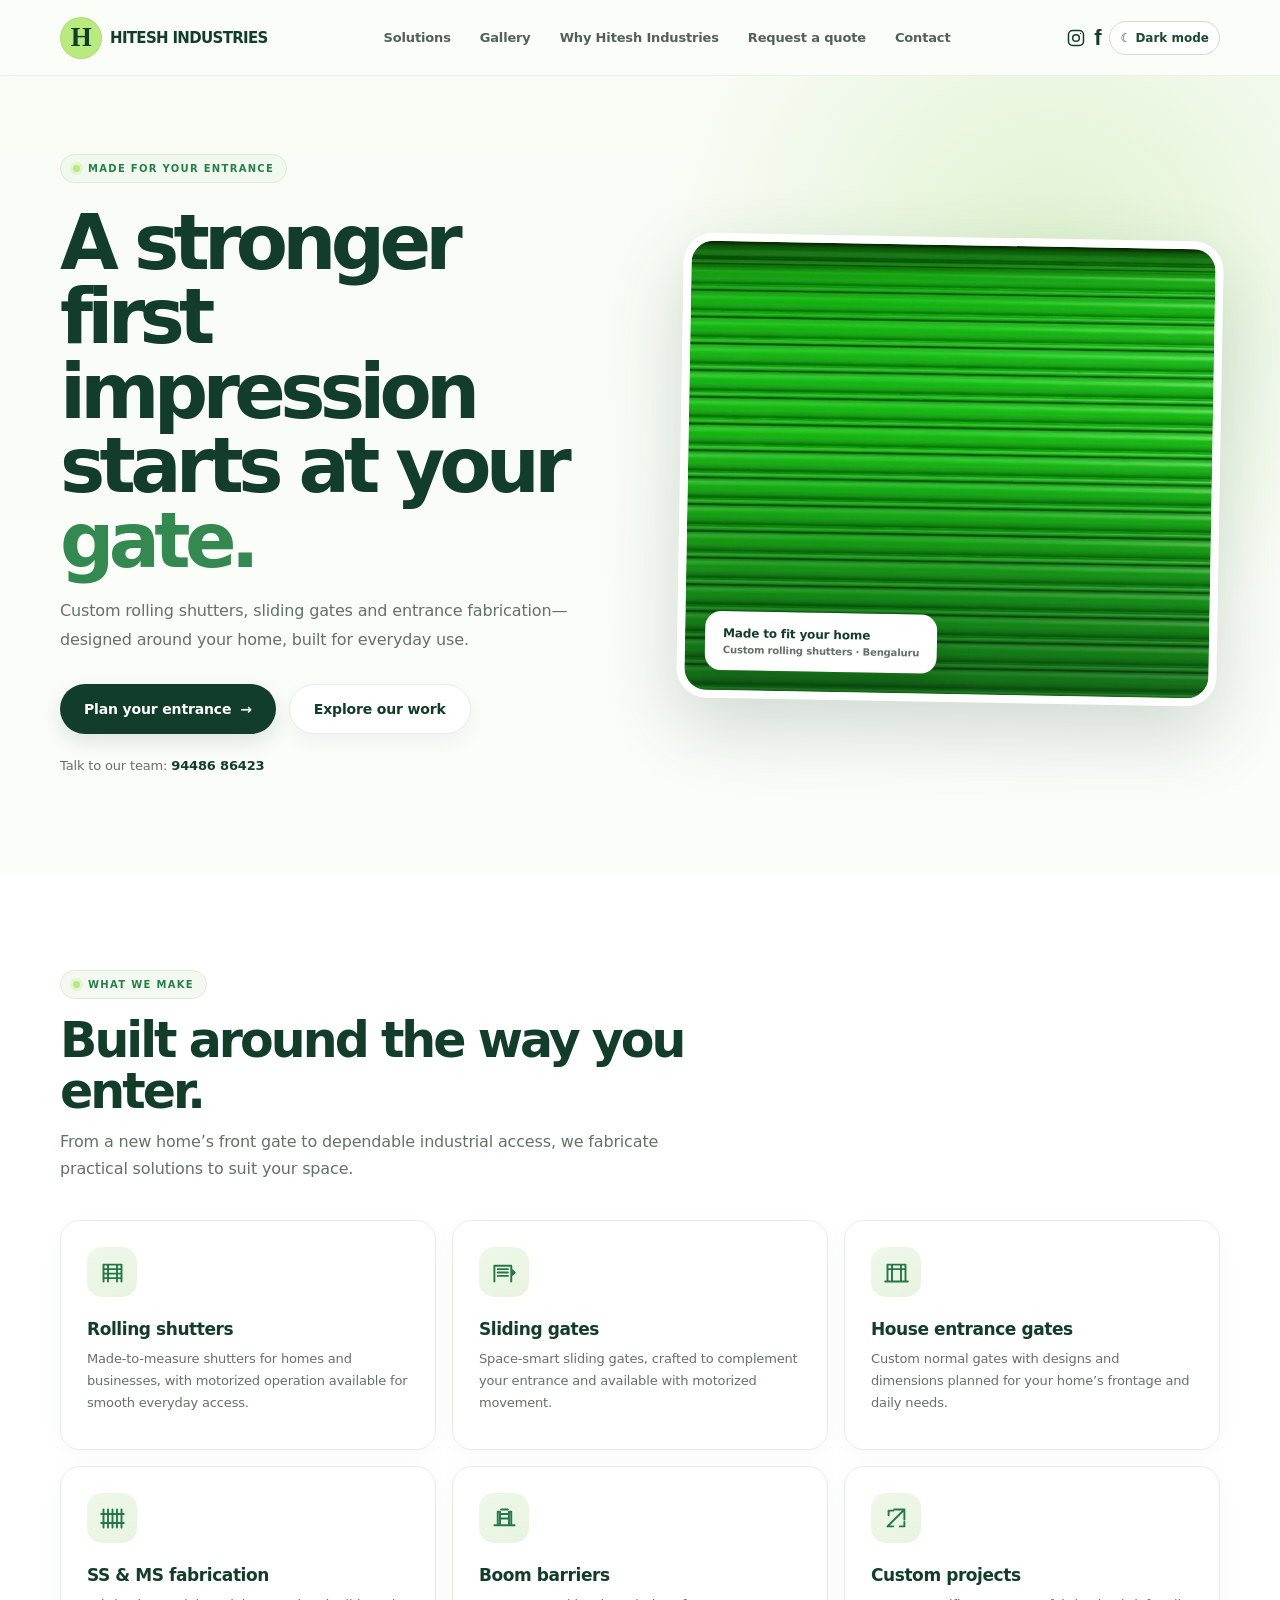
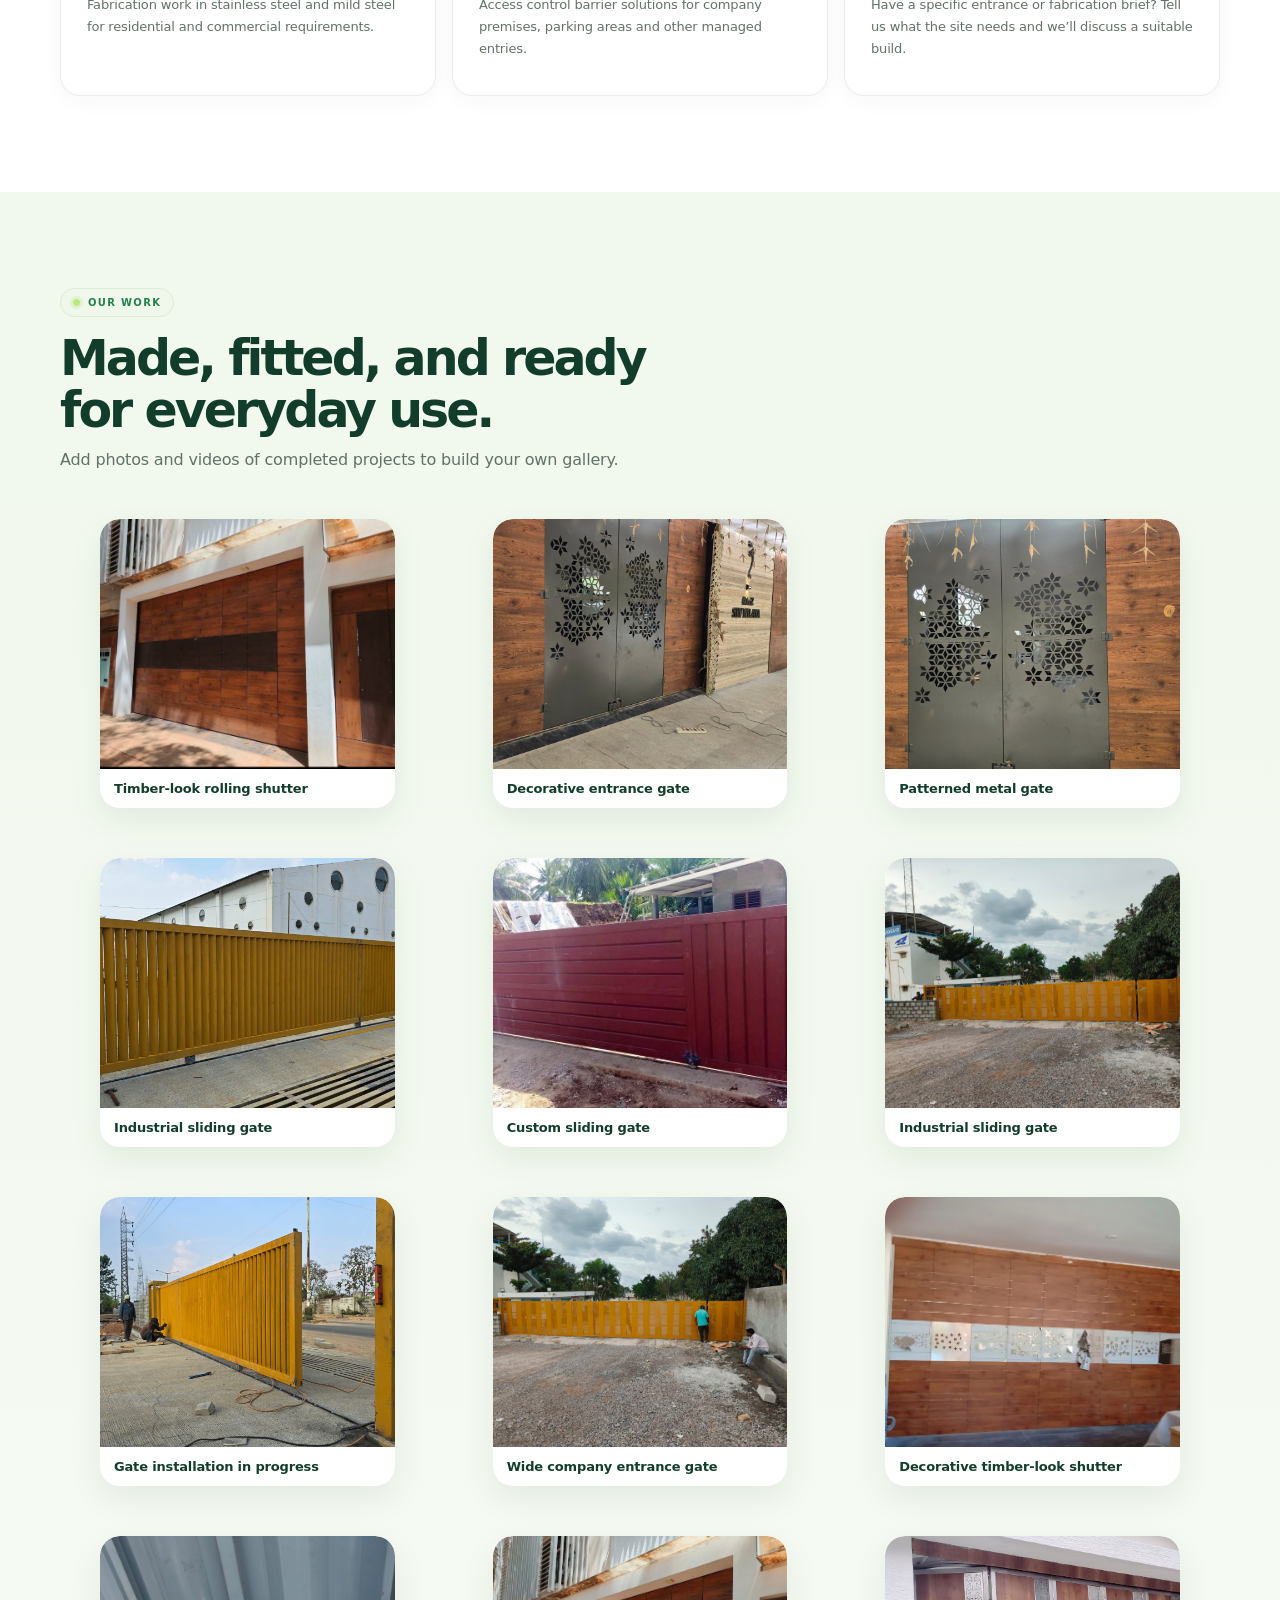
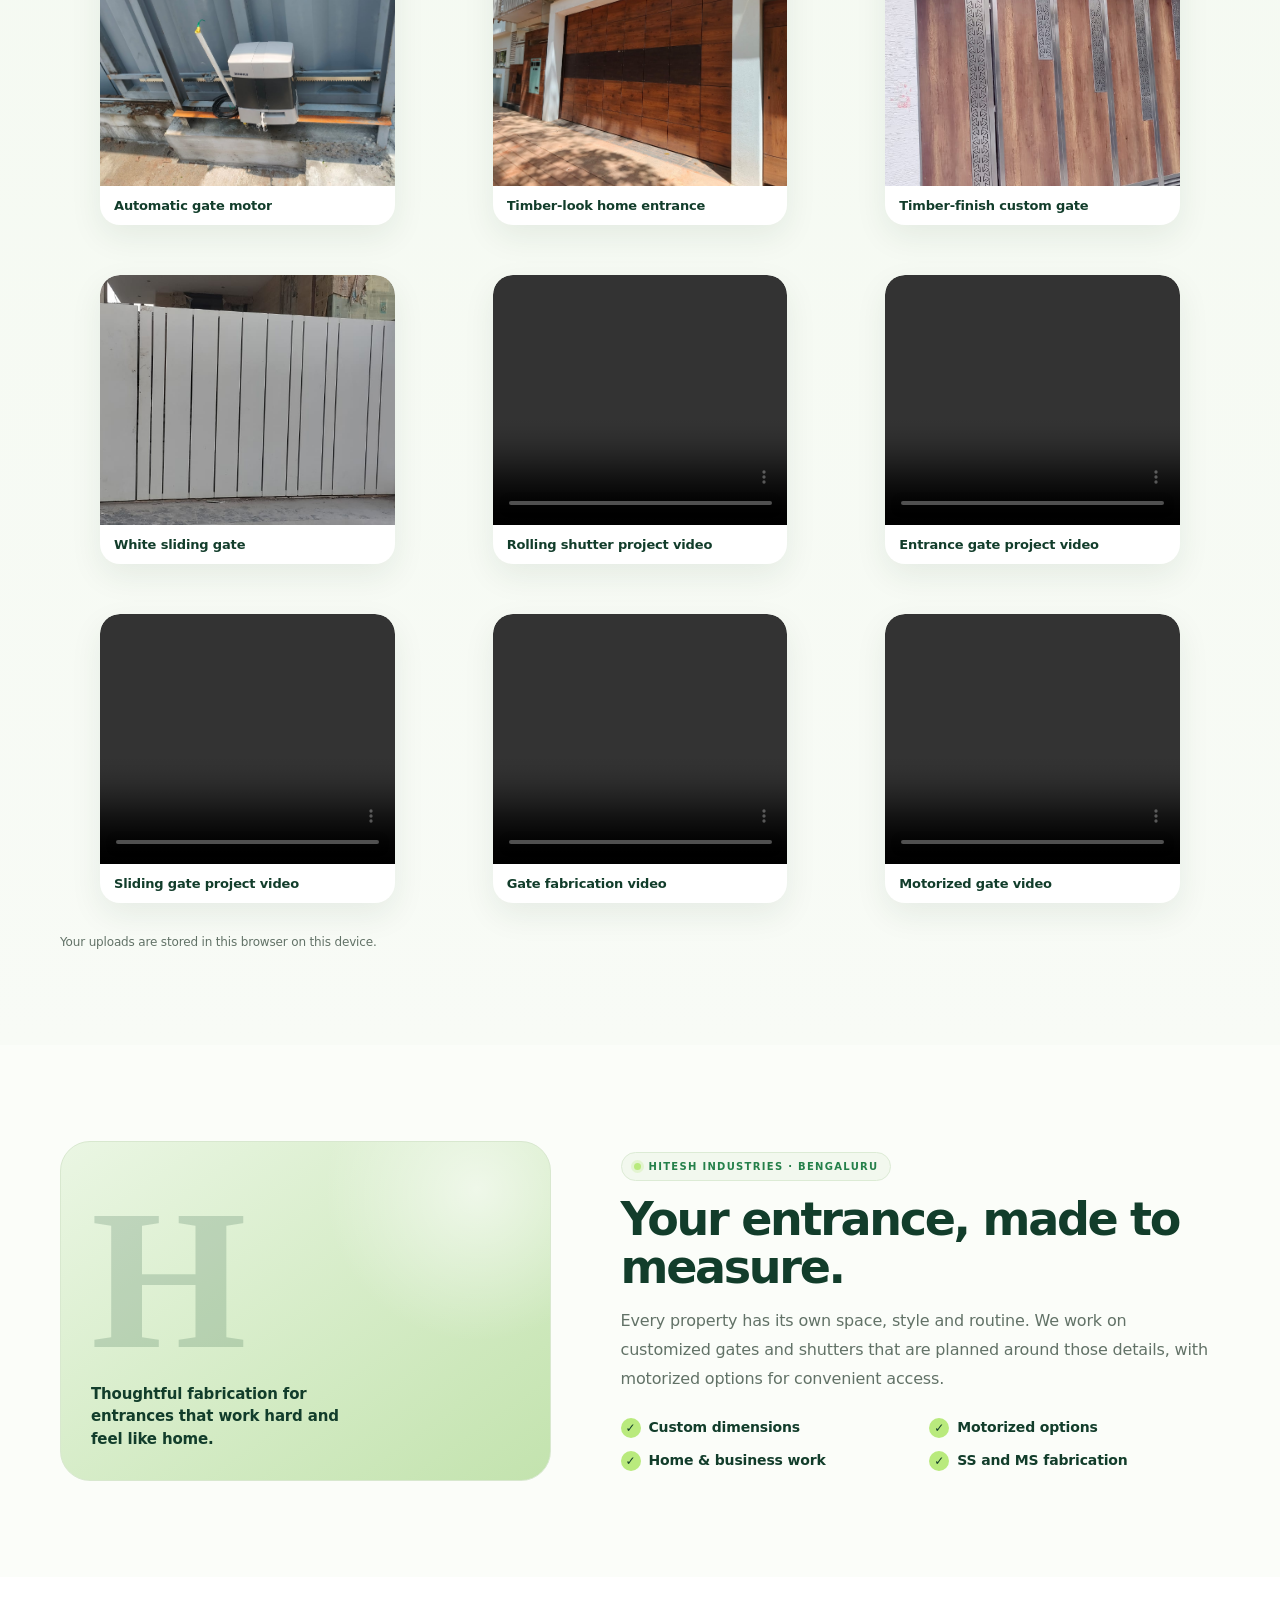
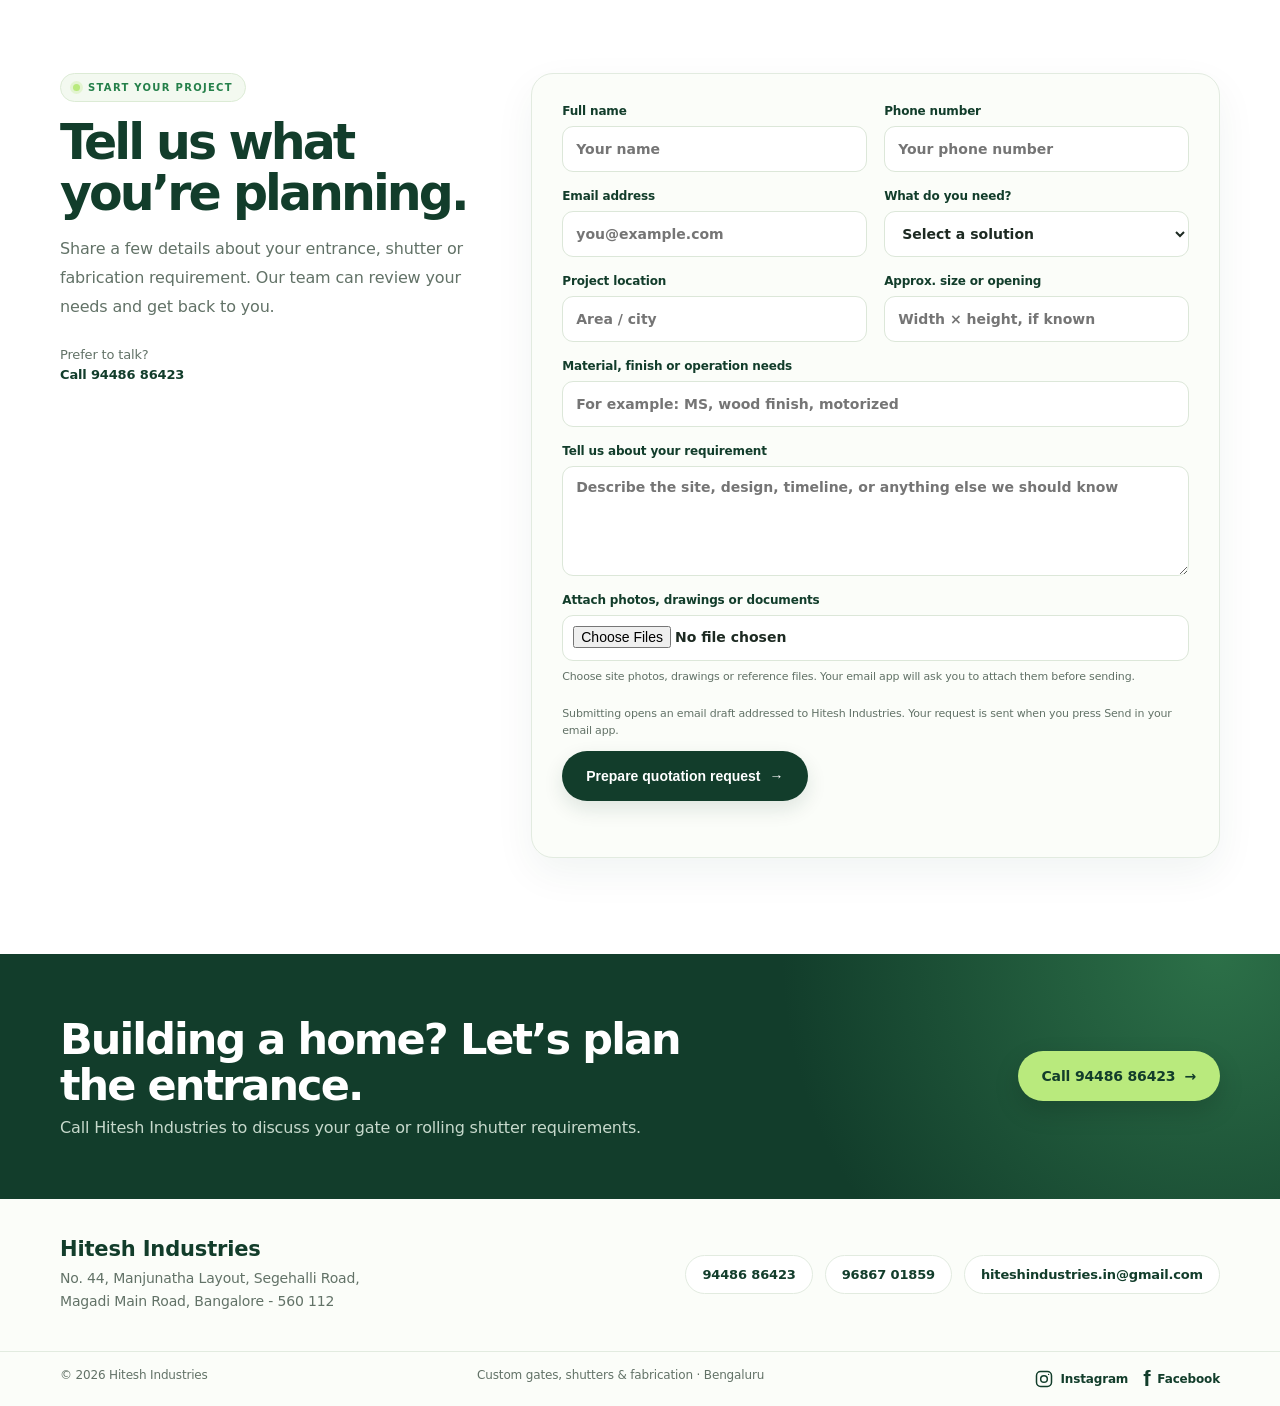
<file: index.html>
<!doctype html>
<html lang="en">
<head>
  <meta charset="utf-8">
  <meta name="viewport" content="width=device-width, initial-scale=1">
  <meta name="theme-color" content="#f6fbf5">
  <meta name="description" content="Custom rolling shutters, sliding gates and entrance fabrication by Hitesh Industries, Bengaluru.">
  <title>Hitesh Industries | Gates & Rolling Shutters</title>
  <style>
    :root {
      --forest: #174b34;
      --green: #2f8a50;
      --lime: #b7e878;
      --pale: #edf7e9;
      --paper: #f8fbf6;
      --ink: #1d2a22;
      --muted: #647267;
      --line: #dce8da;
      --white: #fff;
      --radius: 22px;
      --shadow: 0 22px 60px rgb(25 67 43 / 11%);
    }
    * { box-sizing: border-box; }
    html { scroll-behavior: smooth; }
    body { margin: 0; background: var(--paper); color: var(--ink); font-family: Inter, ui-sans-serif, system-ui, -apple-system, "Segoe UI", sans-serif; }
    a { color: inherit; text-decoration: none; }
    .wrap { width: min(1160px, calc(100% - 48px)); margin-inline: auto; }
    .topbar { height: 82px; display: flex; align-items: center; border-bottom: 1px solid rgb(23 75 52 / 8%); background: rgb(248 251 246 / 90%); }
    .nav { display: flex; align-items: center; justify-content: space-between; gap: 28px; }
    .brand { display: inline-flex; align-items: center; gap: 11px; font-weight: 800; letter-spacing: -.04em; color: var(--forest); font-size: 19px; }
    .brand-mark { display: grid; place-items: center; height: 40px; width: 40px; border-radius: 50%; background: var(--lime); color: var(--forest); font: 700 27px Georgia, serif; }
    .navlinks { display: flex; align-items: center; gap: 32px; color: #536157; font-size: 14px; font-weight: 600; }
    .navlinks a:hover { color: var(--green); }
    .nav-actions { display: flex; align-items: center; gap: 12px; flex: 0 0 auto; }
    .social-link { display: inline-flex; align-items: center; gap: 7px; color: var(--forest); font-size: 13px; font-weight: 700; }
    .social-link svg, .footer-social svg { width: 20px; height: 20px; fill: none; stroke: currentColor; stroke-width: 1.8; stroke-linecap: round; stroke-linejoin: round; }
    .social-link .social-dot, .footer-social .social-dot { fill: currentColor; stroke: none; }
    .facebook-icon { font-family: Arial, sans-serif; font-size: 22px; font-weight: 800; line-height: 1; }
    .footer-social { display: flex; align-items: center; gap: 15px; }
    .footer-social a { display: inline-flex; align-items: center; gap: 7px; color: var(--forest); font-weight: 700; }
    .button { display: inline-flex; min-height: 48px; align-items: center; justify-content: center; gap: 9px; border-radius: 999px; padding: 0 22px; background: var(--forest); color: #fff; font-size: 14px; font-weight: 700; transition: transform .2s, background .2s; }
    .button:hover { transform: translateY(-2px); background: var(--green); }
    .button.light { background: #fff; color: var(--forest); box-shadow: 0 8px 24px rgb(18 58 37 / 10%); }
    .hero { position: relative; overflow: hidden; padding: 74px 0 82px; background: radial-gradient(ellipse at 80% 35%, #e6f4d9 0, transparent 36%), var(--paper); }
    .hero-grid { display: grid; grid-template-columns: 1.02fr .98fr; align-items: center; gap: 45px; }
    .eyebrow { display: inline-flex; align-items: center; gap: 8px; color: var(--green); font-size: 12px; font-weight: 800; letter-spacing: .14em; text-transform: uppercase; }
    .eyebrow::before { content: ""; width: 22px; height: 2px; background: var(--lime); }
    h1 { margin: 20px 0 19px; max-width: 620px; font-size: clamp(42px, 5.5vw, 70px); line-height: .99; letter-spacing: -.065em; color: var(--forest); }
    h1 em { color: var(--green); font-style: normal; }
    .intro { margin: 0; max-width: 540px; color: var(--muted); font-size: 17px; line-height: 1.75; }
    .hero-actions { display: flex; align-items: center; gap: 13px; margin-top: 29px; flex-wrap: wrap; }
    .phone-note { color: var(--muted); font-size: 13px; margin-top: 24px; }
    .phone-note strong { color: var(--forest); }
    .hero-art { position: relative; min-height: 420px; border-radius: 34px; overflow: hidden; background: #dcefd0; box-shadow: var(--shadow); isolation: isolate; }
    .hero-art img { position: absolute; inset: 0; width: 100%; height: 100%; object-fit: cover; }
    .hero-art::after { content: ""; position: absolute; inset: 45% 0 0; background: linear-gradient(transparent, rgb(15 45 25 / 52%)); }
    .art-sky { position: absolute; inset: 0; background: linear-gradient(155deg, #e8f5df 0 48%, #c7e3b6 48% 100%); }
    .sun { position: absolute; top: 42px; right: 58px; width: 77px; height: 77px; border-radius: 50%; background: #c9eb8c; }
    .house { position: absolute; z-index: 1; width: 57%; height: 58%; right: 12%; bottom: 23%; background: #fffdf8; clip-path: polygon(50% 0, 100% 34%, 100% 100%, 0 100%, 0 34%); filter: drop-shadow(0 12px 8px rgb(45 78 49 / 10%)); }
    .house::before { content: ""; position: absolute; width: 25%; height: 62%; left: 38%; bottom: 0; background: #e9efe5; border-radius: 70px 70px 0 0; }
    .window { position: absolute; top: 43%; width: 14%; height: 18%; border: 5px solid #d5e7cf; background: #eef7e9; }
    .window.one { left: 13%; } .window.two { right: 13%; }
    .drive { position: absolute; z-index: 0; width: 100%; height: 36%; bottom: 0; background: linear-gradient(165deg, #abcda0, #8eb681); clip-path: polygon(32% 0, 71% 0, 100% 100%, 0 100%); }
    .gate { position: absolute; z-index: 2; left: 7%; right: 7%; bottom: 11%; height: 28%; border: 7px solid #315c43; border-bottom: 0; background: repeating-linear-gradient(90deg, #466f53 0 6px, #b8d1ad 6px 13px); box-shadow: 0 12px 22px rgb(29 63 38 / 20%); }
    .gate::before { content: ""; position: absolute; left: 48%; top: -7px; height: calc(100% + 7px); width: 5px; background: #315c43; }
    .gate-label { position: absolute; z-index: 3; left: 22px; bottom: 20px; border-radius: 15px; padding: 13px 17px; background: #fff; color: var(--forest); font-size: 12px; font-weight: 800; box-shadow: 0 8px 26px rgb(22 62 39 / 12%); }
    .gate-label span { display: block; color: var(--muted); font-size: 10px; font-weight: 600; margin-top: 4px; }
    .section { padding: 84px 0; }
    .section-heading { max-width: 650px; margin-bottom: 34px; }
    .section-heading h2 { margin: 13px 0 10px; color: var(--forest); font-size: clamp(31px, 4vw, 46px); line-height: 1.05; letter-spacing: -.05em; }
    .section-heading p { margin: 0; color: var(--muted); line-height: 1.7; }
    .services { background: #fff; }
    .cards { display: grid; grid-template-columns: repeat(3, 1fr); gap: 18px; }
    .card { border: 1px solid var(--line); border-radius: var(--radius); padding: 25px; background: #fff; transition: transform .2s, box-shadow .2s; }
.card:hover { transform: translateY(-5px); box-shadow: var(--shadow); }
    .card-icon { display: grid; place-items: center; width: 53px; height: 53px; border-radius: 17px; margin-bottom: 19px; color: var(--forest); background: var(--pale); }
    .card-icon svg { width: 27px; height: 27px; stroke: currentColor; fill: none; stroke-width: 1.7; stroke-linecap: round; stroke-linejoin: round; }
    .card h3 { margin: 0 0 9px; color: var(--forest); font-size: 19px; letter-spacing: -.025em; }
    .card p { margin: 0; color: var(--muted); font-size: 14px; line-height: 1.7; }
    .gallery-section { background: #f2f8ef; }
    .gallery-heading { display: flex; justify-content: space-between; align-items: end; gap: 25px; }
    .gallery-heading .section-heading { margin-bottom: 30px; }
    .upload-box[hidden] { display: none; }
    .upload-box { display: flex; flex-direction: column; align-items: flex-start; gap: 9px; padding-bottom: 30px; flex: 0 0 auto; }
    .upload-note, .gallery-storage-note { color: var(--muted); font-size: 12px; }
    .gallery-grid { display: grid; grid-template-columns: repeat(3, 1fr); gap: 18px; }
    .gallery-item { position: relative; overflow: hidden; min-height: 220px; border: 1px solid var(--line); border-radius: 18px; background: #fff; box-shadow: 0 9px 26px rgb(25 67 43 / 6%); }
    .gallery-item img, .gallery-item video { display: block; width: 100%; height: 250px; object-fit: cover; background: #e6eee2; }
    .gallery-item figcaption { display: flex; justify-content: space-between; align-items: center; gap: 10px; padding: 12px 14px; color: var(--forest); font-size: 13px; font-weight: 650; }
    .gallery-item figcaption span { overflow: hidden; text-overflow: ellipsis; white-space: nowrap; }
    .gallery-remove { flex: 0 0 auto; border: 0; border-radius: 999px; padding: 7px 10px; background: var(--pale); color: var(--forest); cursor: pointer; font: inherit; font-size: 11px; }
    .gallery-empty[hidden] { display: none; }
    .gallery-empty { grid-column: 1 / -1; display: grid; place-items: center; min-height: 160px; padding: 20px; border: 1px dashed #b8cfb3; border-radius: 18px; color: var(--muted); text-align: center; }
    .gallery-storage-note { margin: 16px 0 0; }
    .about { display: grid; grid-template-columns: .9fr 1.1fr; gap: 70px; align-items: center; }
    .about-panel { min-height: 310px; display: flex; flex-direction: column; justify-content: flex-end; padding: 30px; border-radius: 30px; background: linear-gradient(145deg, #dff0d4, #b6d995); }
    .about-panel .big-h { color: rgb(23 75 52 / 18%); font: 700 180px/.75 Georgia, serif; letter-spacing: -.1em; }
    .about-panel p { margin: 28px 0 0; max-width: 270px; color: var(--forest); font-size: 15px; font-weight: 700; line-height: 1.5; }
    .about-copy h2 { margin: 14px 0; color: var(--forest); font-size: clamp(32px, 4vw, 46px); line-height: 1.05; letter-spacing: -.05em; }
    .about-copy > p { color: var(--muted); line-height: 1.8; }
    .checks { display: grid; grid-template-columns: 1fr 1fr; gap: 13px 18px; padding: 0; margin: 24px 0 0; list-style: none; color: var(--forest); font-size: 14px; font-weight: 650; }
    .checks li::before { content: "✓"; display: inline-grid; place-items: center; width: 20px; height: 20px; margin-right: 8px; border-radius: 50%; background: var(--lime); font-size: 12px; }
    .cta { padding: 62px 0; background: var(--forest); color: #fff; }
    .cta-inner { display: flex; justify-content: space-between; align-items: center; gap: 24px; }
    .cta h2 { max-width: 650px; margin: 0 0 9px; font-size: clamp(29px, 4vw, 43px); line-height: 1.08; letter-spacing: -.045em; }
    .cta p { margin: 0; color: #c7d9cc; }
    .cta .button { color: var(--forest); background: var(--lime); flex: 0 0 auto; }
    .contact { display: flex; flex-wrap: wrap; align-items: center; justify-content: space-between; gap: 25px; padding: 38px 0; }
    .contact h2 { margin: 0 0 6px; color: var(--forest); font-size: 21px; }
    .contact p { margin: 0; color: var(--muted); font-size: 14px; line-height: 1.65; }
    .contact-links { display: flex; gap: 12px; flex-wrap: wrap; }
    .contact-links a { color: var(--forest); border: 1px solid var(--line); border-radius: 999px; padding: 11px 16px; font-size: 13px; font-weight: 700; background: #fff; }
    footer { padding: 16px 0; border-top: 1px solid var(--line); color: var(--muted); font-size: 12px; }
    footer .wrap { display: flex; justify-content: space-between; gap: 15px; flex-wrap: wrap; }
    @media (max-width: 800px) {
      .navlinks { display: none; }
      .hero { padding: 55px 0 62px; }
      .hero-grid, .about { grid-template-columns: 1fr; }
      .hero-grid { gap: 35px; }
      .hero-art { min-height: 380px; }
      .about { gap: 35px; }
      .cards { grid-template-columns: repeat(2, 1fr); }
      .gallery-heading { align-items: flex-start; flex-direction: column; gap: 0; }
      .upload-box { padding-bottom: 25px; }
      .gallery-grid { grid-template-columns: repeat(2, 1fr); }
      .gallery-item img, .gallery-item video { height: 210px; }
    }
    @media (max-width: 560px) {
      .wrap { width: min(100% - 32px, 1160px); }
      .topbar { height: 70px; }
      .brand { font-size: 16px; }
      .brand-mark { width: 36px; height: 36px; }
      .topbar .button { min-height: 41px; padding: 0 15px; font-size: 12px; }
      .nav-actions { gap: 10px; }
      .social-link .social-label { display: none; }
      .social-link svg { width: 22px; height: 22px; }
      .hero { padding: 43px 0 50px; }
      h1 { font-size: clamp(42px, 13vw, 61px); }
      .intro { font-size: 15px; }
      .hero-art { min-height: 300px; border-radius: 24px; }
      .house { width: 66%; right: 8%; }
      .gate { left: 5%; right: 5%; }
      .section { padding: 62px 0; }
      .cards { grid-template-columns: 1fr; }
      .gallery-grid { grid-template-columns: 1fr; }
      .gallery-item img, .gallery-item video { height: 230px; }
      .upload-box .button { font-size: 13px; }
      .card { padding: 22px; }
      .about-panel { min-height: 245px; }
      .about-panel .big-h { font-size: 145px; }
      .checks { grid-template-columns: 1fr; }
      .cta { padding: 48px 0; }
      .cta-inner { align-items: flex-start; flex-direction: column; }
      .contact { align-items: flex-start; flex-direction: column; }
    }
    /* Refined modern finish */
    :root { --forest: #123d2b; --green: #25804a; --lime: #b9ea7d; --pale: #eff7eb; --paper: #fbfdf9; --muted: #627267; --line: #e2ebe0; --radius: 24px; --shadow: 0 24px 70px rgb(18 61 43 / 14%); }
    body { letter-spacing: -.01em; }
    .topbar { position: sticky; top: 0; z-index: 20; height: 76px; border-bottom-color: rgb(23 75 52 / 7%); background: rgb(251 253 249 / 86%); backdrop-filter: blur(18px); }
    .brand { gap: 10px; font-size: 17px; letter-spacing: -.045em; }
    .brand-mark { width: 42px; height: 42px; box-shadow: inset 0 0 0 1px rgb(18 61 43 / 7%); }
    .navlinks { gap: 29px; font-size: 13px; }
    .navlinks a { transition: color .2s ease; }
    .nav-actions { display: flex; align-items: center; gap: 12px; flex: 0 0 auto; }
    .social-link { display: inline-flex; align-items: center; gap: 7px; color: var(--forest); font-size: 13px; font-weight: 700; }
    .social-link svg, .footer-social svg { width: 20px; height: 20px; fill: none; stroke: currentColor; stroke-width: 1.8; stroke-linecap: round; stroke-linejoin: round; }
    .social-link .social-dot, .footer-social .social-dot { fill: currentColor; stroke: none; }
    .facebook-icon { font-family: Arial, sans-serif; font-size: 22px; font-weight: 800; line-height: 1; }
    .footer-social { display: flex; align-items: center; gap: 15px; }
    .footer-social a { display: inline-flex; align-items: center; gap: 7px; color: var(--forest); font-weight: 700; }
    .button { min-height: 50px; padding-inline: 24px; box-shadow: 0 8px 20px rgb(18 61 43 / 12%); transition: transform .22s ease, background .22s ease, box-shadow .22s ease; }
    .button:hover { transform: translateY(-2px); box-shadow: 0 13px 25px rgb(18 61 43 / 17%); }
    .button.light { border: 1px solid #e6eee3; box-shadow: 0 8px 20px rgb(18 61 43 / 5%); }
    .hero { padding: 78px 0 88px; background: radial-gradient(circle at 82% 24%, rgb(205 235 180 / 56%), transparent 32%), linear-gradient(180deg,#f8fcf5 0%,#fbfdf9 100%); }
    .hero-grid { gap: 58px; }
    .eyebrow { padding: 8px 12px; border: 1px solid #dcebd5; border-radius: 999px; background: rgb(239 247 235 / 75%); font-size: 10px; letter-spacing: .13em; }
    .eyebrow::before { width: 7px; height: 7px; border-radius: 50%; box-shadow: 0 0 0 3px rgb(185 234 125 / 27%); }
    h1 { margin-top: 23px; font-size: clamp(48px, 6vw, 76px); line-height: .98; letter-spacing: -.075em; }
    h1 em { color: #33894f; }
    .intro { font-size: 16px; line-height: 1.8; }
    .hero-art { min-height: 465px; border: 8px solid #fff; border-radius: 30px; box-shadow: 0 28px 75px rgb(27 67 41 / 19%); transform: rotate(1deg); }
    .hero-art img { transition: transform .8s cubic-bezier(.2,.7,.2,1); }
    .hero-art:hover img { transform: scale(1.045); }
    .gate-label { left: 20px; bottom: 20px; border: 1px solid rgb(255 255 255 / 65%); border-radius: 16px; padding: 14px 17px; box-shadow: 0 12px 35px rgb(15 45 25 / 20%); }
    .section { padding: 96px 0; }
    .section-heading { margin-bottom: 38px; }
    .section-heading h2 { margin-top: 16px; font-size: clamp(34px, 4vw, 49px); letter-spacing: -.06em; }
    .services { background: #fff; }
    .cards { gap: 16px; }
    .card { position: relative; display: block; min-height: 230px; padding: 26px; border-color: #e8eee6; border-radius: 20px; box-shadow: 0 6px 22px rgb(21 59 37 / 3%); }
    .card::after { content: "↗"; position: absolute; top: 25px; right: 25px; display: grid; place-items: center; width: 32px; height: 32px; border-radius: 50%; color: var(--forest); background: var(--pale); font-size: 15px; opacity: 0; transform: translate(-4px,4px); transition: .2s ease; }
.card:hover { border-color: #c6dfbd; transform: translateY(-6px); box-shadow: 0 18px 36px rgb(21 59 37 / 9%); }
    .card:hover::after { opacity: 1; transform: translate(0,0); }
    .card-icon { width: 50px; height: 50px; border-radius: 15px; color: #247748; background: linear-gradient(145deg,#eff8e9,#e7f3df); }
    .card h3 { margin-top: 22px; font-size: 17px; }
    .card p { font-size: 13px; }
    .gallery-section { background: linear-gradient(180deg,#f1f8ed,#f8fbf6); }
    .gallery-item { border: 0; border-radius: 20px; box-shadow: 0 12px 32px rgb(21 59 37 / 8%); }
    .gallery-item img, .gallery-item video { border-radius: 20px 20px 0 0; }
    .gallery-empty { background: rgb(255 255 255 / 55%); }
    .about-panel { overflow: hidden; position: relative; min-height: 340px; border: 1px solid #d8e8cf; background: radial-gradient(circle at 85% 14%,rgb(255 255 255 / 60%),transparent 30%),linear-gradient(145deg,#eaf6e3,#c3e3ae); }
    .about-panel .big-h { font-size: 200px; }
    .cta { background: radial-gradient(circle at 95% 0%,#2c7048 0,transparent 35%),var(--forest); }
    .cta .button { box-shadow: 0 10px 26px rgb(0 0 0 / 16%); }
    .contact-links a { transition: border-color .2s ease, transform .2s ease; }
    .contact-links a:hover { border-color: #b7d7ac; transform: translateY(-2px); }
    @media (max-width: 800px) { .hero { padding: 62px 0 72px; } .hero-art { min-height: 400px; } }
    @media (max-width: 560px) { .topbar { height: 66px; } .brand { font-size: 14px; } .brand-mark { width: 36px; height: 36px; } .hero { padding: 45px 0 54px; } .hero-grid { gap: 30px; } h1 { font-size: clamp(44px, 13vw, 62px); } .hero-art { min-height: 290px; border-width: 5px; border-radius: 22px; } .section { padding: 68px 0; } .card { min-height: 0; padding: 23px; } .card h3 { margin-top: 17px; } .about-panel { min-height: 255px; } }
    .quote-section { background: #fff; }
    .quote-layout { display: grid; grid-template-columns: .75fr 1.25fr; align-items: start; gap: 58px; }
    .quote-intro { position: sticky; top: 105px; }
    .quote-intro h2 { margin: 16px 0; color: var(--forest); font-size: clamp(34px,4vw,49px); line-height: 1.03; letter-spacing: -.06em; }
    .quote-intro > p { color: var(--muted); line-height: 1.8; }
    .quote-contact { display: flex; flex-direction: column; gap: 5px; margin-top: 25px; color: var(--muted); font-size: 13px; }
    .quote-contact a { color: var(--forest); font-weight: 750; }
    .quote-form { padding: 30px; border: 1px solid var(--line); border-radius: 22px; background: var(--paper); box-shadow: 0 15px 40px rgb(18 61 43 / 6%); }
    .form-grid { display: grid; grid-template-columns: 1fr 1fr; gap: 17px; }
    .form-grid label { display: flex; flex-direction: column; gap: 8px; color: var(--forest); font-size: 12px; font-weight: 750; }
    .form-grid .wide { grid-column: 1 / -1; }
    .form-grid input, .form-grid select, .form-grid textarea { width: 100%; min-height: 46px; padding: 12px 13px; border: 1px solid #dce7d9; border-radius: 11px; outline: none; background: #fff; color: var(--ink); font: inherit; font-size: 14px; }
    .form-grid textarea { min-height: 110px; resize: vertical; }
    .form-grid input:focus, .form-grid select:focus, .form-grid textarea:focus { border-color: var(--green); box-shadow: 0 0 0 3px rgb(47 138 80 / 12%); }
    .upload-field input { padding: 10px; background: #fff; }
    .file-help { color: var(--muted); font-size: 11px; line-height: 1.5; font-weight: 500; }
    .file-list { color: var(--forest); font-size: 12px; font-weight: 600; }
    .quote-disclaimer, .quote-status { color: var(--muted); font-size: 11px; line-height: 1.6; }
    .quote-form > .button { border: 0; cursor: pointer; }
    .quote-status { min-height: 16px; margin: 10px 0 0; }
    @media (max-width: 800px) { .quote-layout { grid-template-columns: 1fr; gap: 28px; } .quote-intro { position: static; } }
    @media (max-width: 560px) { .quote-form { padding: 21px; } .form-grid { grid-template-columns: 1fr; } .form-grid .wide { grid-column: auto; } }
  </style>
</head>
<body>
  <header class="topbar">
    <nav class="nav wrap" aria-label="Main navigation">
      <a class="brand" href="#home"><span class="brand-mark">H</span><span>HITESH INDUSTRIES</span></a>
      <div class="navlinks"><a href="#solutions">Solutions</a><a href="#gallery">Gallery</a><a href="#about">Why Hitesh Industries</a><a href="#quote">Request a quote</a><a href="#contact">Contact</a></div>
      <div class="nav-actions">
        <a class="social-link" href="https://www.instagram.com/hiteshindustries.in/" target="_blank" rel="noopener noreferrer" aria-label="Visit Hitesh Industries on Instagram"><svg viewBox="0 0 24 24" aria-hidden="true"><rect x="3" y="3" width="18" height="18" rx="5"></rect><circle cx="12" cy="12" r="4"></circle><circle cx="17.5" cy="6.5" r=".8" class="social-dot"></circle></svg><span class="social-label">Instagram</span></a>
        <a class="social-link" href="https://www.facebook.com/share/1Hh5x9ysyB/" target="_blank" rel="noopener noreferrer" aria-label="Visit Hitesh Industries on Facebook"><span class="facebook-icon" aria-hidden="true">f</span><span class="social-label">Facebook</span></a>
        <a class="button" href="tel:+919448686423">Call us <span aria-hidden="true">↗</span></a>
      </div>
    </nav>
  </header>

  <main>
    <section class="hero" id="home">
      <div class="hero-grid wrap">
        <div>
          <div class="eyebrow">Made for your entrance</div>
          <h1>A stronger first impression starts at your <em>gate.</em></h1>
          <p class="intro">Custom rolling shutters, sliding gates and entrance fabrication—designed around your home, built for everyday use.</p>
          <div class="hero-actions"><a class="button" href="#contact">Plan your entrance <span aria-hidden="true">→</span></a><a class="button light" href="#solutions">Explore our work</a></div>
          <p class="phone-note">Talk to our team: <strong>94486 86423</strong></p>
        </div>
        <div class="hero-art">
          <img src="images/green-rolling-shutter.jpg" alt="Green custom rolling shutter by Hitesh Industries">
          <div class="gate-label">Made to fit your home<span>Custom rolling shutters · Bengaluru</span></div>
        </div>
      </div>
    </section>

    <section class="section services" id="solutions">
      <div class="wrap">
        <div class="section-heading"><div class="eyebrow">What we make</div><h2>Built around the way you enter.</h2><p>From a new home’s front gate to dependable industrial access, we fabricate practical solutions to suit your space.</p></div>
        <div class="cards">
          <a class="card" href="solutions/rolling-shutters.html"><div class="card-icon"><svg viewBox="0 0 24 24"><path d="M4 20V5h16v15M4 9h16M4 13h16M4 17h16M8 5v15M16 5v15"/></svg></div><h3>Rolling shutters</h3><p>Made-to-measure shutters for homes and businesses, with motorized operation available for smooth everyday access.</p></a>
          <a class="card" href="solutions/sliding-gates.html"><div class="card-icon"><svg viewBox="0 0 24 24"><path d="M3 20V6h15v14M6 9h9M6 12h9M6 15h9M18 12h3m-2-2 2 2-2 2"/></svg></div><h3>Sliding gates</h3><p>Space-smart sliding gates, crafted to complement your entrance and available with motorized movement.</p></a>
          <a class="card" href="solutions/house-entrance-gates.html"><div class="card-icon"><svg viewBox="0 0 24 24"><path d="M4 20V5h16v15M4 9h16M8 5v15m8-15v15M2 20h20"/></svg></div><h3>House entrance gates</h3><p>Custom normal gates with designs and dimensions planned for your home’s frontage and daily needs.</p></a>
          <a class="card" href="solutions/ss-ms-fabrication.html"><div class="card-icon"><svg viewBox="0 0 24 24"><path d="M4 20V4m4 16V4m4 16V4m4 16V4m4 16V4M2 8h20M2 16h20"/></svg></div><h3>SS &amp; MS fabrication</h3><p>Fabrication work in stainless steel and mild steel for residential and commercial requirements.</p></a>
          <a class="card" href="solutions/boom-barriers.html"><div class="card-icon"><svg viewBox="0 0 24 24"><path d="M3 18h18M6 18V6h2v12m8 0V6h2v12M8 8h8M8 12h8m-7-8h6"/></svg></div><h3>Boom barriers</h3><p>Access control barrier solutions for company premises, parking areas and other managed entries.</p></a>
          <a class="card" href="solutions/custom-projects.html"><div class="card-icon"><svg viewBox="0 0 24 24"><path d="M4 19 19 4m-9 0h9v9M5 5h4M5 5v4M5 19h4m10-4v4h-4"/></svg></div><h3>Custom projects</h3><p>Have a specific entrance or fabrication brief? Tell us what the site needs and we’ll discuss a suitable build.</p></a>
        </div>
      </div>
    </section>

    <section class="section gallery-section" id="gallery">
      <div class="wrap">
        <div class="gallery-heading">
          <div class="section-heading"><div class="eyebrow">Our work</div><h2>Made, fitted, and ready for everyday use.</h2><p>Add photos and videos of completed projects to build your own gallery.</p></div>
          <div class="upload-box" id="manager-upload" hidden><input id="media-upload" type="file" accept="image/*,video/*" multiple hidden><button class="button" id="upload-trigger" type="button">＋ Add photos or videos</button><span class="upload-note">Choose images or videos from this device</span></div>
        </div>
        <div class="gallery-grid" id="gallery-grid" aria-live="polite">
          <figure class="gallery-item gallery-static"><img src="images/projects/timber-look-rolling-shutter.jpeg" alt="Timber-look rolling shutter at a residential entrance" loading="lazy"><figcaption><span>Timber-look rolling shutter</span></figcaption></figure>
          <figure class="gallery-item gallery-static"><img src="images/projects/decorative-entrance-gate.jpeg" alt="Custom decorative metal entrance gate" loading="lazy"><figcaption><span>Decorative entrance gate</span></figcaption></figure>
          <figure class="gallery-item gallery-static"><img src="images/projects/patterned-metal-gate.jpeg" alt="Custom patterned metal gate with geometric cut-outs" loading="lazy"><figcaption><span>Patterned metal gate</span></figcaption></figure>
          <figure class="gallery-item gallery-static"><img src="images/projects/industrial-sliding-gate.jpeg" alt="Large industrial sliding gate" loading="lazy"><figcaption><span>Industrial sliding gate</span></figcaption></figure>
          <figure class="gallery-item gallery-static"><img src="images/projects/burgundy-sliding-gate.jpeg" alt="Burgundy custom sliding entrance gate" loading="lazy"><figcaption><span>Custom sliding gate</span></figcaption></figure>
          <figure class="gallery-item gallery-static"><img src="images/projects/orange-gate-site.jpeg" alt="Orange industrial sliding gate at a commercial entrance" loading="lazy"><figcaption><span>Industrial sliding gate</span></figcaption></figure>
          <figure class="gallery-item gallery-static"><img src="images/projects/orange-gate-install.jpeg" alt="Orange sliding gate during installation" loading="lazy"><figcaption><span>Gate installation in progress</span></figcaption></figure>
          <figure class="gallery-item gallery-static"><img src="images/projects/orange-gate-wide.jpeg" alt="Wide orange sliding gate at a company entrance" loading="lazy"><figcaption><span>Wide company entrance gate</span></figcaption></figure>
          <figure class="gallery-item gallery-static"><img src="images/projects/timber-shutter-interior.jpeg" alt="Timber-look shutter with decorative panels" loading="lazy"><figcaption><span>Decorative timber-look shutter</span></figcaption></figure>
          <figure class="gallery-item gallery-static"><img src="images/projects/sliding-gate-motor.jpeg" alt="Automatic motor fitted to a sliding gate" loading="lazy"><figcaption><span>Automatic gate motor</span></figcaption></figure>
          <figure class="gallery-item gallery-static"><img src="images/projects/timber-shutter-exterior.jpeg" alt="Timber-look entrance shutter at a home" loading="lazy"><figcaption><span>Timber-look home entrance</span></figcaption></figure>
          <figure class="gallery-item gallery-static"><img src="images/projects/timber-pattern-gate.jpeg" alt="Timber-finish sliding gate with patterned steel details" loading="lazy"><figcaption><span>Timber-finish custom gate</span></figcaption></figure>
          <figure class="gallery-item gallery-static"><img src="images/projects/white-sliding-gate.jpeg" alt="White metal sliding gate at a residential entrance" loading="lazy"><figcaption><span>White sliding gate</span></figcaption></figure>
          <figure class="gallery-item gallery-static"><video controls preload="metadata" playsinline aria-label="Rolling shutter project video"><source src="media/rolling-shutter-showcase.mp4" type="video/mp4">Your browser does not support video playback.</video><figcaption><span>Rolling shutter project video</span></figcaption></figure>
          <figure class="gallery-item gallery-static"><video controls preload="metadata" playsinline aria-label="Entrance gate project video"><source src="media/entrance-gate-showcase.mp4" type="video/mp4">Your browser does not support video playback.</video><figcaption><span>Entrance gate project video</span></figcaption></figure>
          <figure class="gallery-item gallery-static"><video controls preload="metadata" playsinline aria-label="Sliding gate project video"><source src="media/sliding-gate-showcase.mp4" type="video/mp4">Your browser does not support video playback.</video><figcaption><span>Sliding gate project video</span></figcaption></figure>
          <figure class="gallery-item gallery-static"><video controls preload="metadata" playsinline aria-label="Gate fabrication project video"><source src="media/gate-project-showcase.mp4" type="video/mp4">Your browser does not support video playback.</video><figcaption><span>Gate fabrication video</span></figcaption></figure>
          <figure class="gallery-item gallery-static"><video controls preload="metadata" playsinline aria-label="Motorized gate project video"><source src="media/motorized-gate-showcase.mp4" type="video/mp4">Your browser does not support video playback.</video><figcaption><span>Motorized gate video</span></figcaption></figure>          <div class="gallery-empty" id="gallery-empty" hidden>Your project gallery will appear here after you add media.</div>
        </div>
        <p class="gallery-storage-note">Your uploads are stored in this browser on this device.</p>
      </div>
    </section>
    <section class="section" id="about">
      <div class="about wrap">
        <div class="about-panel"><div class="big-h">H</div><p>Thoughtful fabrication for entrances that work hard and feel like home.</p></div>
        <div class="about-copy"><div class="eyebrow">Hitesh Industries · Bengaluru</div><h2>Your entrance, made to measure.</h2><p>Every property has its own space, style and routine. We work on customized gates and shutters that are planned around those details, with motorized options for convenient access.</p><ul class="checks"><li>Custom dimensions</li><li>Motorized options</li><li>Home &amp; business work</li><li>SS and MS fabrication</li></ul></div>
      </div>
    </section>

    <section class="section quote-section" id="quote">
      <div class="wrap quote-layout">
        <div class="quote-intro"><div class="eyebrow">Start your project</div><h2>Tell us what you’re planning.</h2><p>Share a few details about your entrance, shutter or fabrication requirement. Our team can review your needs and get back to you.</p><div class="quote-contact"><span>Prefer to talk?</span><a href="tel:+919448686423">Call 94486 86423</a></div></div>
        <form class="quote-form" id="quote-form">
          <div class="form-grid">
            <label>Full name<input name="name" autocomplete="name" required placeholder="Your name"></label>
            <label>Phone number<input name="phone" type="tel" autocomplete="tel" required placeholder="Your phone number"></label>
            <label>Email address<input name="email" type="email" autocomplete="email" required placeholder="you@example.com"></label>
            <label>What do you need?<select name="project" required><option value="" disabled selected>Select a solution</option><option>Rolling shutter</option><option>Sliding gate</option><option>House entrance gate</option><option>SS / MS fabrication</option><option>Boom barrier</option><option>Other custom project</option></select></label>
            <label>Project location<input name="location" placeholder="Area / city"></label>
            <label>Approx. size or opening<input name="size" placeholder="Width × height, if known"></label>
            <label class="wide">Material, finish or operation needs<input name="specifications" placeholder="For example: MS, wood finish, motorized"></label>
            <label class="wide">Tell us about your requirement<textarea name="details" rows="4" required placeholder="Describe the site, design, timeline, or anything else we should know"></textarea></label>
            <label class="wide upload-field">Attach photos, drawings or documents<input id="quote-files" name="attachments" type="file" multiple accept="image/*,video/*,.pdf,.doc,.docx"><span class="file-help">Choose site photos, drawings or reference files. Your email app will ask you to attach them before sending.</span><span id="quote-file-list" class="file-list" aria-live="polite"></span></label>
          </div>
          <p class="quote-disclaimer">Submitting opens an email draft addressed to Hitesh Industries. Your request is sent when you press Send in your email app.</p>
          <button class="button" type="submit">Prepare quotation request <span aria-hidden="true">→</span></button>
          <p class="quote-status" id="quote-status" aria-live="polite"></p>
        </form>
      </div>
    </section>
    <section class="cta">
      <div class="cta-inner wrap"><div><h2>Building a home? Let’s plan the entrance.</h2><p>Call Hitesh Industries to discuss your gate or rolling shutter requirements.</p></div><a class="button" href="tel:+919448686423">Call 94486 86423 <span aria-hidden="true">→</span></a></div>
    </section>

    <section class="contact wrap" id="contact">
      <div><h2>Hitesh Industries</h2><p>No. 44, Manjunatha Layout, Segehalli Road,<br>Magadi Main Road, Bangalore - 560 112</p></div>
      <div class="contact-links"><a href="tel:+919448686423">94486 86423</a><a href="tel:+919686701859">96867 01859</a><a href="mailto:hiteshindustries.in@gmail.com">hiteshindustries.in@gmail.com</a></div>
    </section>
  </main>
  <footer><div class="wrap"><span>© <span id="year">2026</span> Hitesh Industries</span><span>Custom gates, shutters &amp; fabrication · Bengaluru</span><div class="footer-social"><a href="https://www.instagram.com/hiteshindustries.in/" target="_blank" rel="noopener noreferrer" aria-label="Visit Hitesh Industries on Instagram"><svg viewBox="0 0 24 24" aria-hidden="true"><rect x="3" y="3" width="18" height="18" rx="5"></rect><circle cx="12" cy="12" r="4"></circle><circle cx="17.5" cy="6.5" r=".8" class="social-dot"></circle></svg><span>Instagram</span></a><a href="https://www.facebook.com/share/1Hh5x9ysyB/" target="_blank" rel="noopener noreferrer" aria-label="Visit Hitesh Industries on Facebook"><span class="facebook-icon" aria-hidden="true">f</span><span>Facebook</span></a></div></div></footer>
  <script>
    (() => {
      const dbName = 'hitesh-industries-gallery';
      const storeName = 'media';
      const input = document.getElementById('media-upload');
      const grid = document.getElementById('gallery-grid');
      const empty = document.getElementById('gallery-empty');
      const trigger = document.getElementById('upload-trigger');
      const managerUpload = document.getElementById('manager-upload');
      managerUpload.hidden = new URLSearchParams(window.location.search).get('manager') !== '1';

      function openDatabase() {
        return new Promise((resolve, reject) => {
          const request = indexedDB.open(dbName, 1);
          request.onupgradeneeded = () => request.result.createObjectStore(storeName, { keyPath: 'id', autoIncrement: true });
          request.onsuccess = () => resolve(request.result);
          request.onerror = () => reject(request.error);
        });
      }
      async function allMedia() {
        const db = await openDatabase();
        return new Promise((resolve, reject) => {
          const request = db.transaction(storeName).objectStore(storeName).getAll();
          request.onsuccess = () => resolve(request.result);
          request.onerror = () => reject(request.error);
        });
      }
      async function saveMedia(file) {
        const db = await openDatabase();
        return new Promise((resolve, reject) => {
          const request = db.transaction(storeName, 'readwrite').objectStore(storeName).add({ name: file.name, type: file.type, blob: file });
          request.onsuccess = () => resolve();
          request.onerror = () => reject(request.error);
        });
      }
      async function removeMedia(id) {
        const db = await openDatabase();
        return new Promise((resolve, reject) => {
          const request = db.transaction(storeName, 'readwrite').objectStore(storeName).delete(id);
          request.onsuccess = () => resolve();
          request.onerror = () => reject(request.error);
        });
      }
      function render(items) {
        grid.querySelectorAll('.gallery-user-item').forEach(item => item.remove());
        empty.hidden = items.length + grid.querySelectorAll('.gallery-static').length > 0;
        items.forEach(item => {
          const figure = document.createElement('figure');
          figure.className = 'gallery-item gallery-user-item';
          const media = document.createElement(item.type.startsWith('video/') ? 'video' : 'img');
          media.src = URL.createObjectURL(item.blob);
          if (media.tagName === 'VIDEO') { media.controls = true; media.preload = 'metadata'; }
          else media.alt = item.name;
          const caption = document.createElement('figcaption');
          const name = document.createElement('span'); name.textContent = item.name;
          const remove = document.createElement('button'); remove.type = 'button'; remove.className = 'gallery-remove'; remove.textContent = 'Remove';
          remove.addEventListener('click', async () => { await removeMedia(item.id); loadGallery(); });
          caption.append(name, remove); figure.append(media, caption); grid.append(figure);
        });
      }
      async function loadGallery() {
        try { render(await allMedia()); }
        catch { empty.hidden = false; empty.textContent = 'Gallery storage is unavailable in this browser. Try opening this page in a current browser.'; }
      }
      trigger.addEventListener('click', () => input.click());
      input.addEventListener('change', async () => {
        const files = Array.from(input.files || []).filter(file => file.type.startsWith('image/') || file.type.startsWith('video/'));
        try { for (const file of files) await saveMedia(file); await loadGallery(); }
        catch { empty.hidden = false; empty.textContent = 'Could not save these files. The browser may not have enough storage space.'; }
        input.value = '';
      });
      loadGallery();
    })();
  </script>
  <script>
    (() => {
      const form = document.getElementById('quote-form');
      const files = document.getElementById('quote-files');
      const list = document.getElementById('quote-file-list');
      const status = document.getElementById('quote-status');
      files.addEventListener('change', () => {
        list.textContent = Array.from(files.files || []).map(file => file.name).join(' · ');
      });
      form.addEventListener('submit', event => {
        event.preventDefault();
        const data = new FormData(form);
        const fields = [
          ['Name', data.get('name')], ['Phone', data.get('phone')], ['Email', data.get('email')],
          ['Project type', data.get('project')], ['Location', data.get('location') || 'Not provided'],
          ['Approx. size', data.get('size') || 'Not provided'], ['Material / operation', data.get('specifications') || 'Not provided'],
          ['Requirements', data.get('details')], ['Selected files', Array.from(files.files || []).map(file => file.name).join(', ') || 'None']
        ];
        const body = fields.map(([label, value]) => `${label}: ${value}`).join('\n');
        const subject = `Quotation request — ${data.get('project')}`;
        status.textContent = 'Your email app should open with the request. Attach your selected files, then press Send.';
        window.location.href = `mailto:hiteshindustries.in@gmail.com?subject=${encodeURIComponent(subject)}&body=${encodeURIComponent(body)}`;
      });
    })();
  </script>
<script src="theme.js?v=b3e7f2d"></script></body>
</html>
</file>
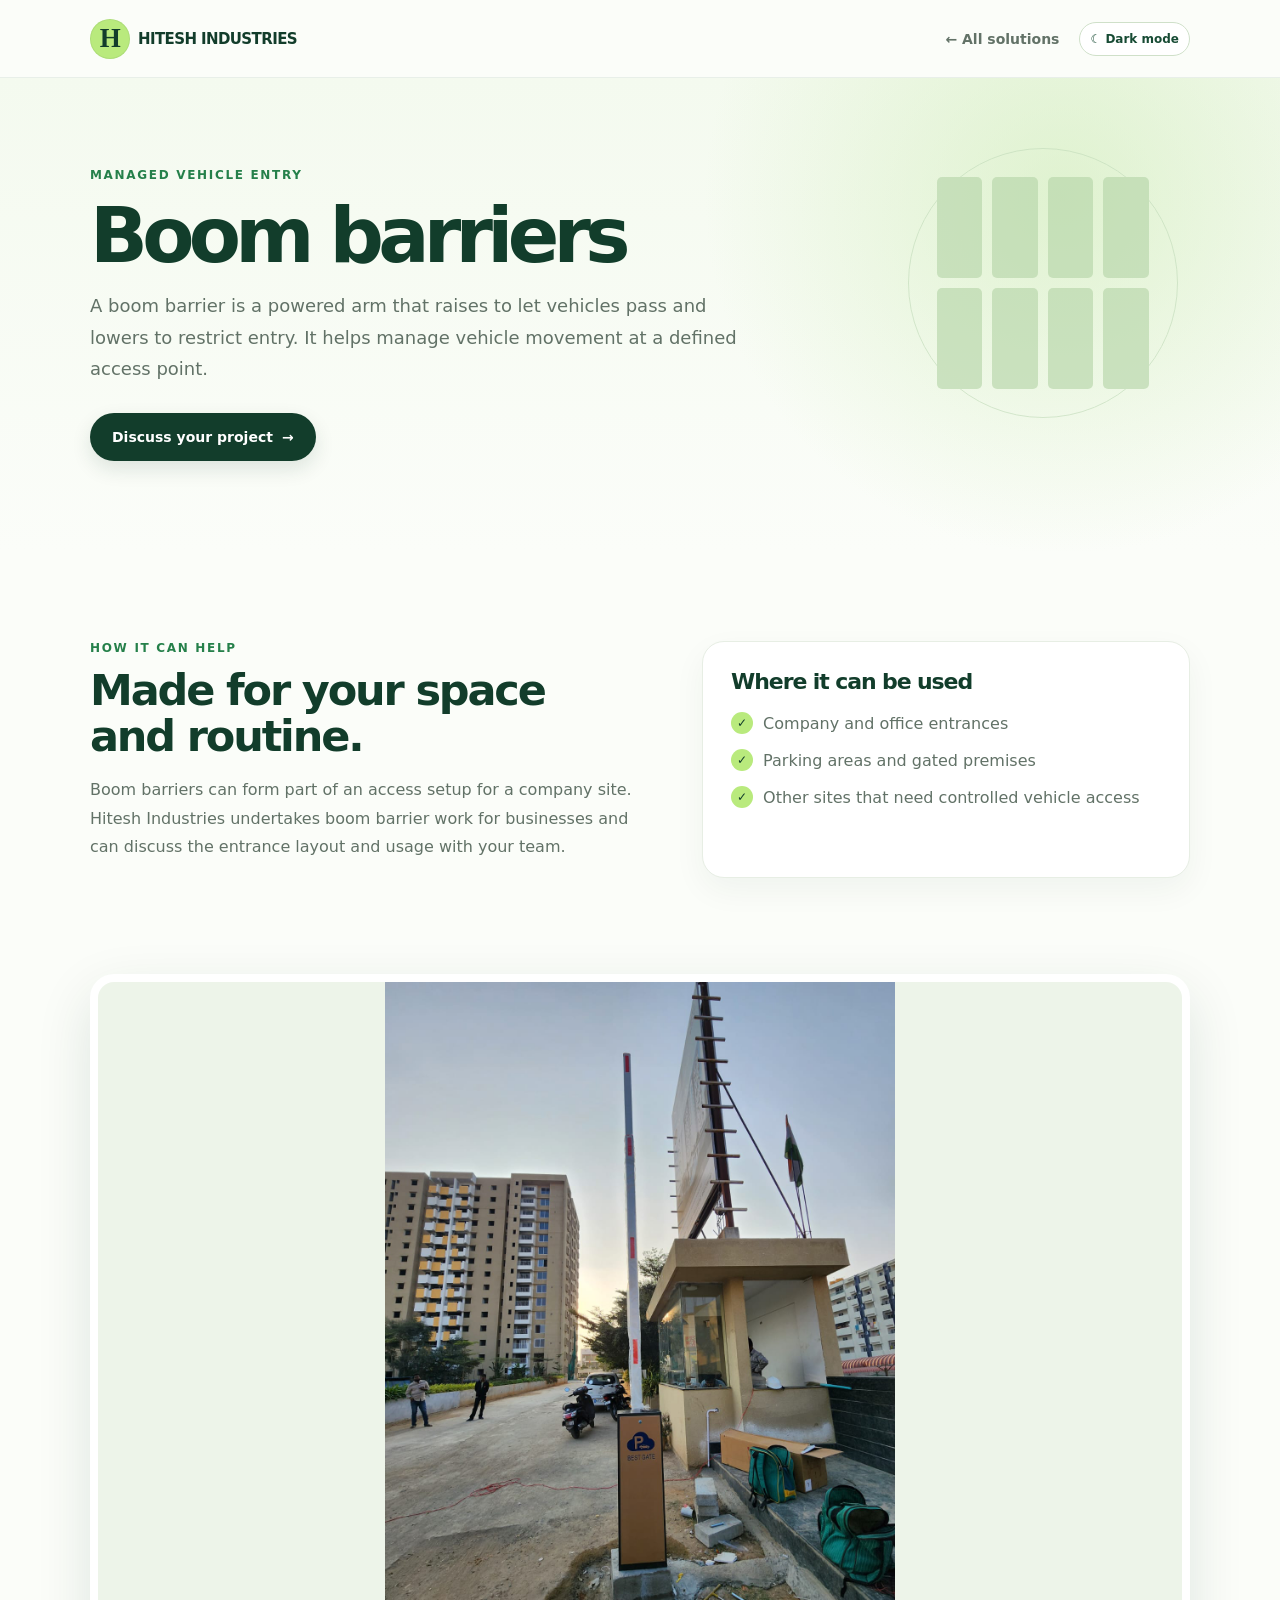
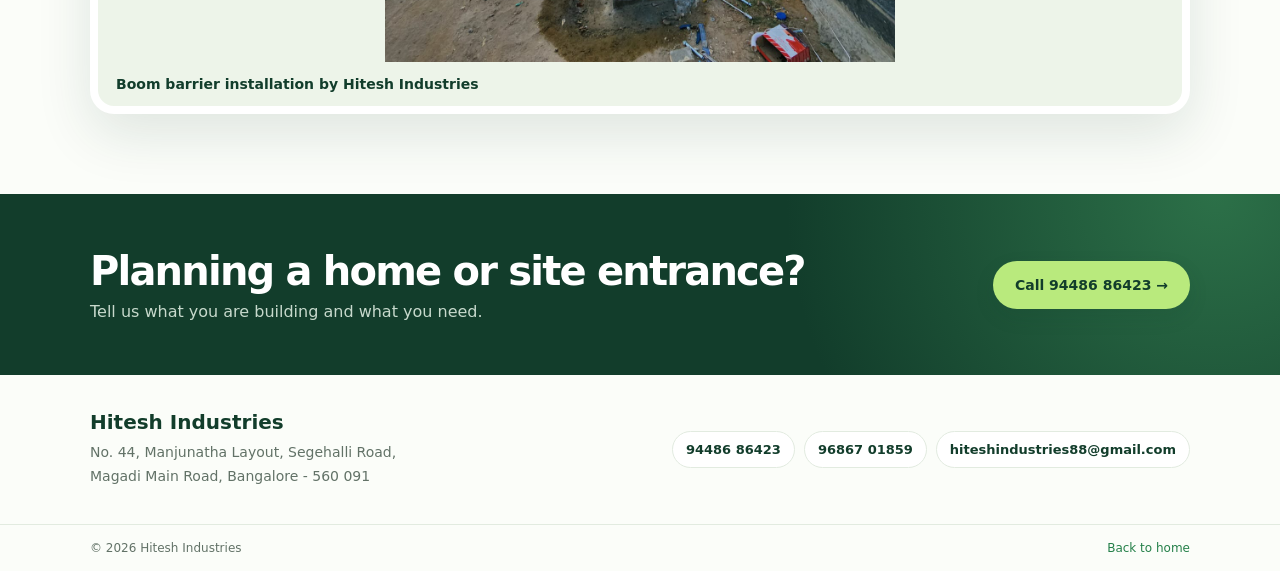
<file: solutions/boom-barriers.html>
<!doctype html>
<html lang="en">
<head>
<meta charset="utf-8"><meta name="viewport" content="width=device-width, initial-scale=1"><meta name="theme-color" content="#f6fbf5">
<meta name="description" content="Boom barriers by Hitesh Industries, Bengaluru. Custom fabrication for home and business entrances.">
<title>Boom barriers | Hitesh Industries</title><link rel="stylesheet" href="detail.css">
</head>
<body>
<header class="topbar"><nav class="nav wrap" aria-label="Main navigation"><a class="brand" href="../index.html"><span class="brand-mark">H</span><span>HITESH INDUSTRIES</span></a><a class="back" href="../index.html#solutions">← All solutions</a><a class="button" href="tel:+919448686423">Call us ↗</a></nav></header>
<main>
<section class="hero"><div class="wrap hero-inner"><div class="eyebrow">Managed vehicle entry</div><h1>Boom barriers</h1><p class="intro">A boom barrier is a powered arm that raises to let vehicles pass and lowers to restrict entry. It helps manage vehicle movement at a defined access point.</p><a class="button" href="../index.html#contact">Discuss your project <span>→</span></a></div><div class="decor" aria-hidden="true"><span></span><span></span><span></span><span></span><span></span><span></span><span></span><span></span></div></section>
<section class="content wrap"><div class="copy"><div class="eyebrow">How it can help</div><h2>Made for your space and routine.</h2><p>Boom barriers can form part of an access setup for a company site. Hitesh Industries undertakes boom barrier work for businesses and can discuss the entrance layout and usage with your team.</p></div><aside class="uses"><h2>Where it can be used</h2><ul><li>Company and office entrances</li>
<li>Parking areas and gated premises</li>
<li>Other sites that need controlled vehicle access</li></ul></aside></section>
<section class="project-photo-section"><div class="wrap"><figure class="project-photo portrait"><img src="../images/projects/boom-barrier-installation.jpeg" alt="Boom barrier installation at a residential complex entrance"><figcaption>Boom barrier installation by Hitesh Industries</figcaption></figure></div></section>
<section class="cta"><div class="wrap cta-inner"><div><h2>Planning a home or site entrance?</h2><p>Tell us what you are building and what you need.</p></div><a class="button" href="tel:+919448686423">Call 94486 86423 →</a></div></section>
<section class="contact wrap"><div><h2>Hitesh Industries</h2><p>No. 44, Manjunatha Layout, Segehalli Road,<br>Magadi Main Road, Bangalore - 560 091</p></div><div class="links"><a href="tel:+919448686423">94486 86423</a><a href="tel:+919686701859">96867 01859</a><a href="mailto:hiteshindustries88@gmail.com">hiteshindustries88@gmail.com</a></div></section>
</main><footer><div class="wrap">© 2026 Hitesh Industries <a href="../index.html">Back to home</a></div></footer>
<script src="../theme.js"></script></body></html>
</file>
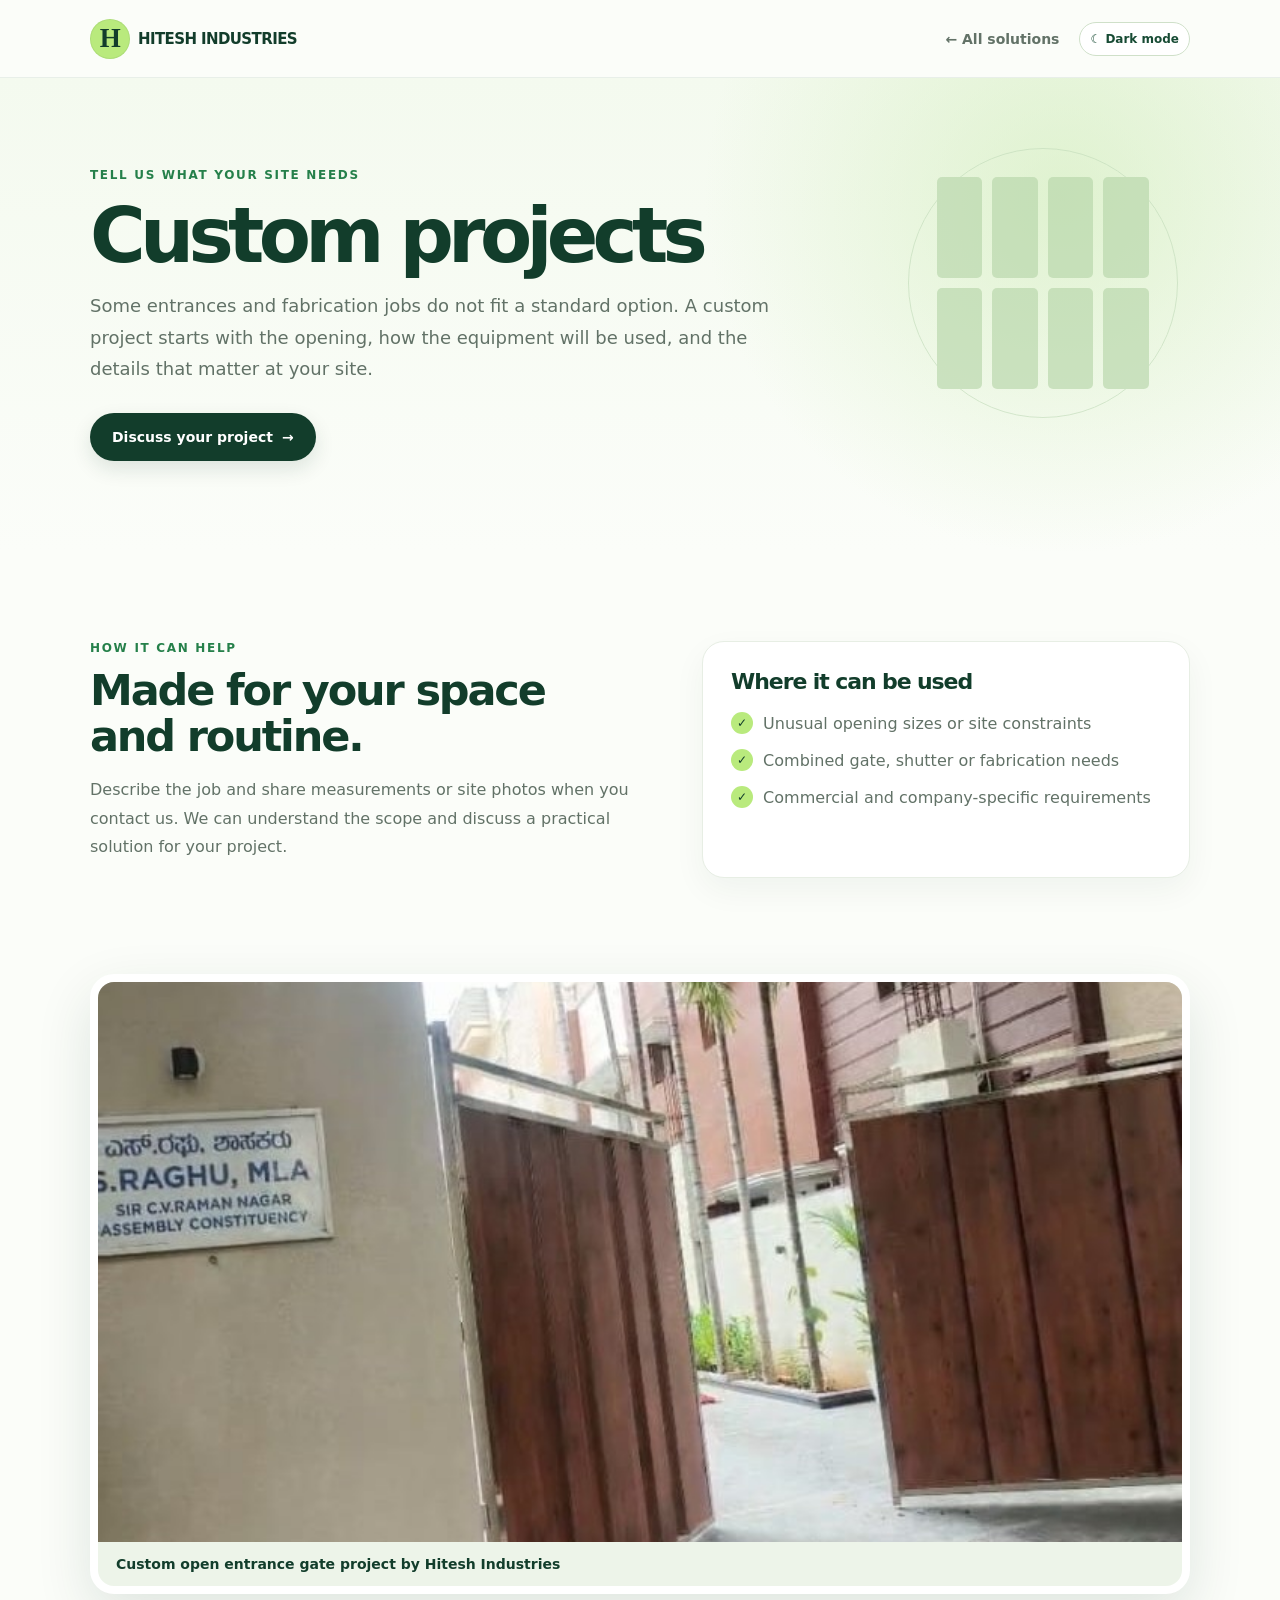
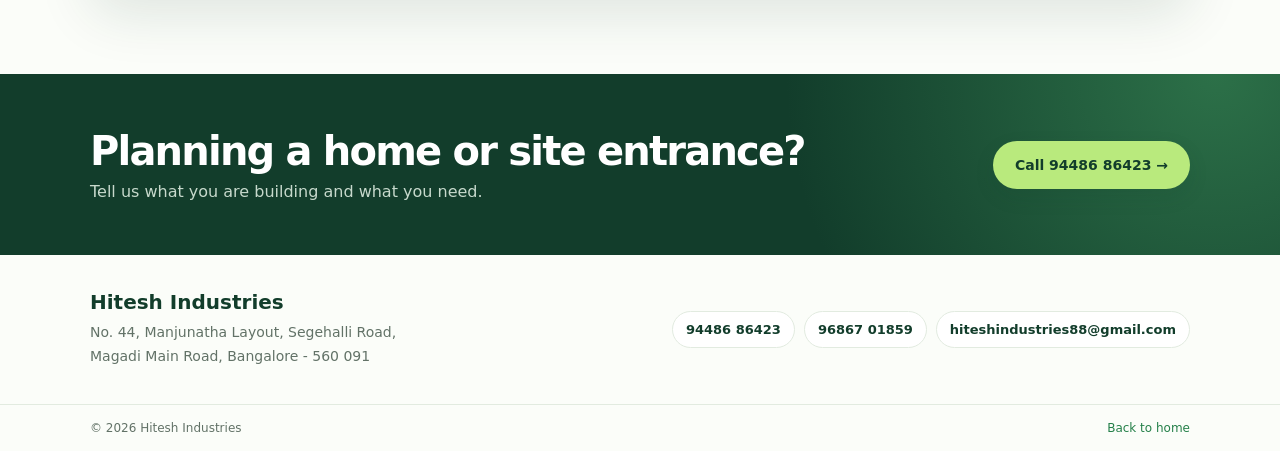
<file: solutions/custom-projects.html>
<!doctype html>
<html lang="en">
<head>
<meta charset="utf-8"><meta name="viewport" content="width=device-width, initial-scale=1"><meta name="theme-color" content="#f6fbf5">
<meta name="description" content="Custom projects by Hitesh Industries, Bengaluru. Custom fabrication for home and business entrances.">
<title>Custom projects | Hitesh Industries</title><link rel="stylesheet" href="detail.css">
</head>
<body>
<header class="topbar"><nav class="nav wrap" aria-label="Main navigation"><a class="brand" href="../index.html"><span class="brand-mark">H</span><span>HITESH INDUSTRIES</span></a><a class="back" href="../index.html#solutions">← All solutions</a><a class="button" href="tel:+919448686423">Call us ↗</a></nav></header>
<main>
<section class="hero"><div class="wrap hero-inner"><div class="eyebrow">Tell us what your site needs</div><h1>Custom projects</h1><p class="intro">Some entrances and fabrication jobs do not fit a standard option. A custom project starts with the opening, how the equipment will be used, and the details that matter at your site.</p><a class="button" href="../index.html#contact">Discuss your project <span>→</span></a></div><div class="decor" aria-hidden="true"><span></span><span></span><span></span><span></span><span></span><span></span><span></span><span></span></div></section>
<section class="content wrap"><div class="copy"><div class="eyebrow">How it can help</div><h2>Made for your space and routine.</h2><p>Describe the job and share measurements or site photos when you contact us. We can understand the scope and discuss a practical solution for your project.</p></div><aside class="uses"><h2>Where it can be used</h2><ul><li>Unusual opening sizes or site constraints</li>
<li>Combined gate, shutter or fabrication needs</li>
<li>Commercial and company-specific requirements</li></ul></aside></section>
<section class="project-photo-section"><div class="wrap"><figure class="project-photo"><img src="../images/projects/custom-project-open-gate.jpeg" alt="Custom open wood-finish entrance gate project"><figcaption>Custom open entrance gate project by Hitesh Industries</figcaption></figure></div></section>
<section class="cta"><div class="wrap cta-inner"><div><h2>Planning a home or site entrance?</h2><p>Tell us what you are building and what you need.</p></div><a class="button" href="tel:+919448686423">Call 94486 86423 →</a></div></section>
<section class="contact wrap"><div><h2>Hitesh Industries</h2><p>No. 44, Manjunatha Layout, Segehalli Road,<br>Magadi Main Road, Bangalore - 560 091</p></div><div class="links"><a href="tel:+919448686423">94486 86423</a><a href="tel:+919686701859">96867 01859</a><a href="mailto:hiteshindustries88@gmail.com">hiteshindustries88@gmail.com</a></div></section>
</main><footer><div class="wrap">© 2026 Hitesh Industries <a href="../index.html">Back to home</a></div></footer>
<script src="../theme.js"></script></body></html>
</file>
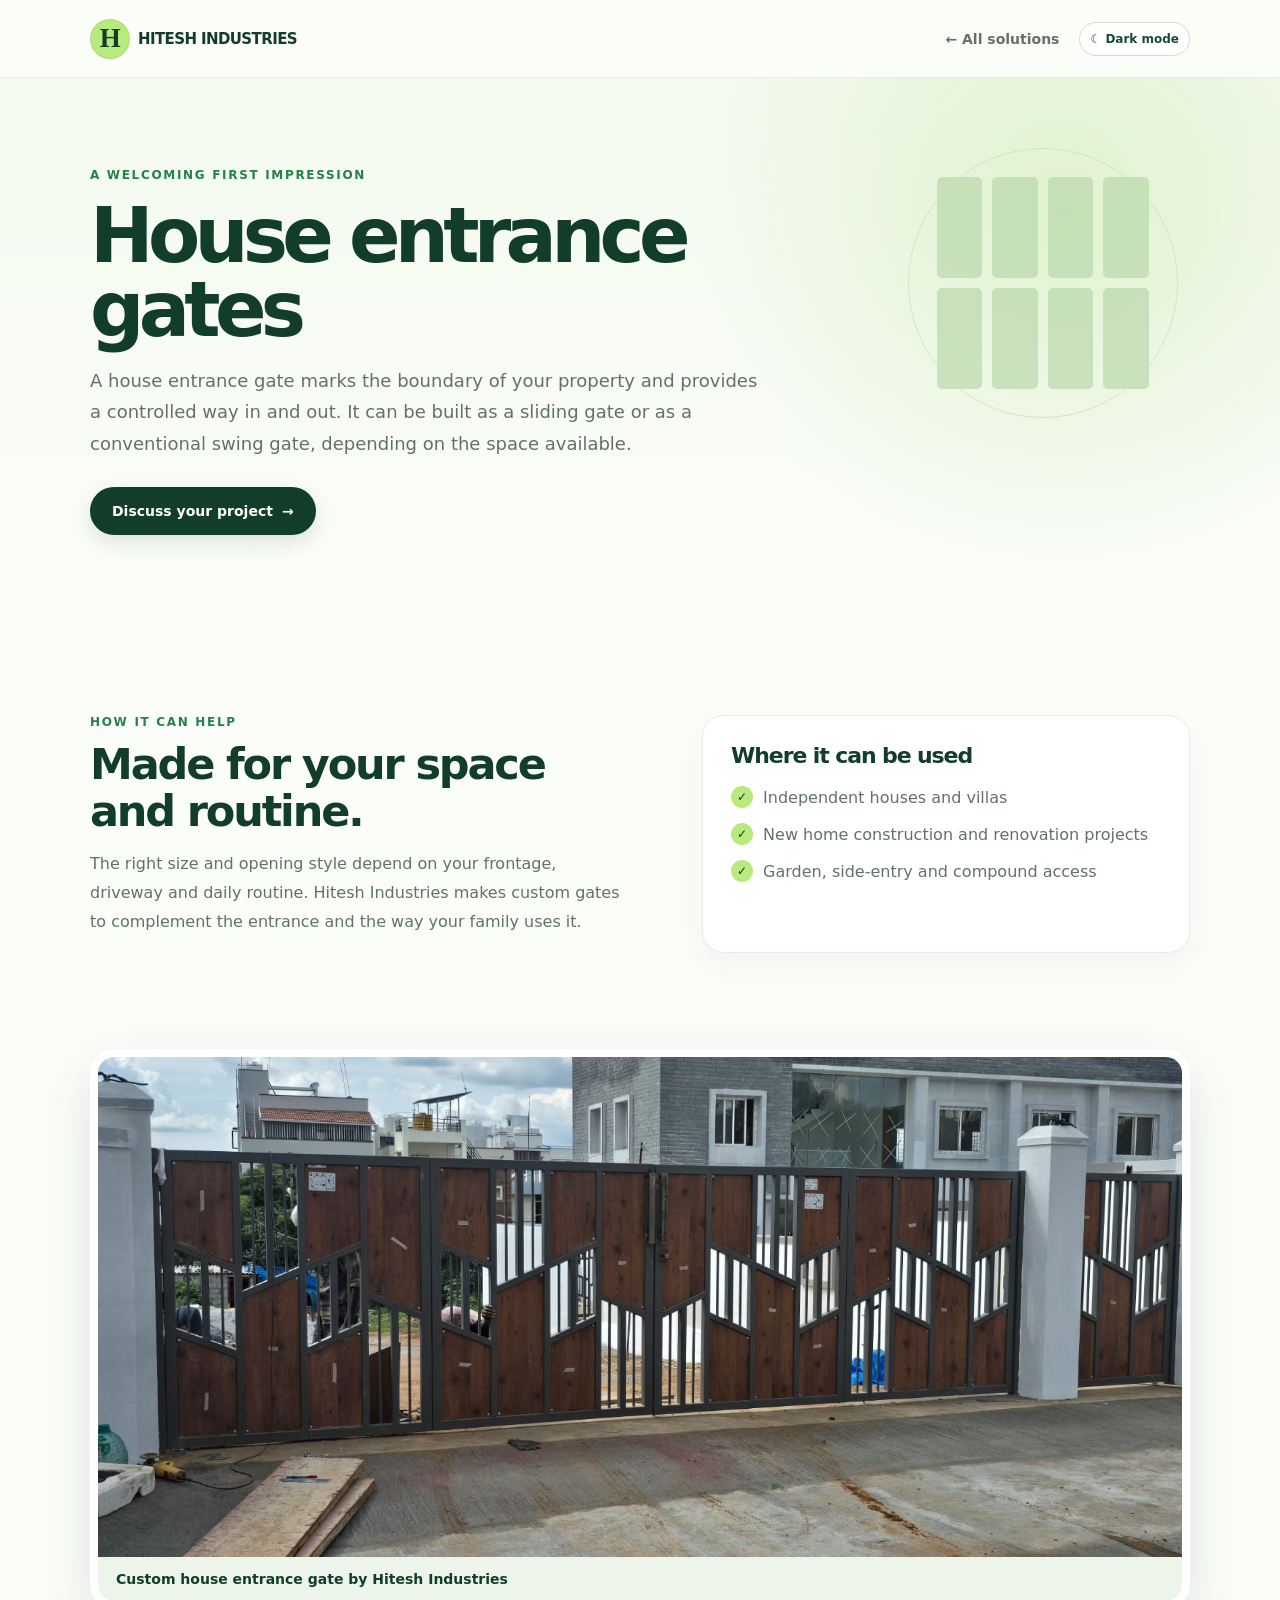
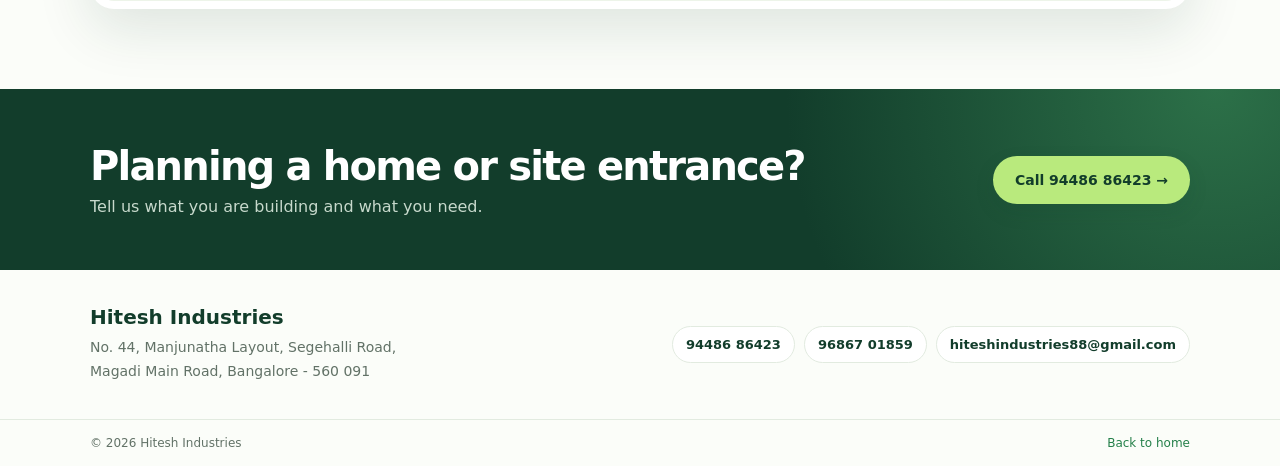
<file: solutions/house-entrance-gates.html>
<!doctype html>
<html lang="en">
<head>
<meta charset="utf-8"><meta name="viewport" content="width=device-width, initial-scale=1"><meta name="theme-color" content="#f6fbf5">
<meta name="description" content="House entrance gates by Hitesh Industries, Bengaluru. Custom fabrication for home and business entrances.">
<title>House entrance gates | Hitesh Industries</title><link rel="stylesheet" href="detail.css">
</head>
<body>
<header class="topbar"><nav class="nav wrap" aria-label="Main navigation"><a class="brand" href="../index.html"><span class="brand-mark">H</span><span>HITESH INDUSTRIES</span></a><a class="back" href="../index.html#solutions">← All solutions</a><a class="button" href="tel:+919448686423">Call us ↗</a></nav></header>
<main>
<section class="hero"><div class="wrap hero-inner"><div class="eyebrow">A welcoming first impression</div><h1>House entrance gates</h1><p class="intro">A house entrance gate marks the boundary of your property and provides a controlled way in and out. It can be built as a sliding gate or as a conventional swing gate, depending on the space available.</p><a class="button" href="../index.html#contact">Discuss your project <span>→</span></a></div><div class="decor" aria-hidden="true"><span></span><span></span><span></span><span></span><span></span><span></span><span></span><span></span></div></section>
<section class="content wrap"><div class="copy"><div class="eyebrow">How it can help</div><h2>Made for your space and routine.</h2><p>The right size and opening style depend on your frontage, driveway and daily routine. Hitesh Industries makes custom gates to complement the entrance and the way your family uses it.</p></div><aside class="uses"><h2>Where it can be used</h2><ul><li>Independent houses and villas</li>
<li>New home construction and renovation projects</li>
<li>Garden, side-entry and compound access</li></ul></aside></section>
<section class="project-photo-section"><div class="wrap"><figure class="project-photo"><img src="../images/projects/custom-house-entrance-gate.jpeg" alt="Custom wood-finish metal house entrance gate"><figcaption>Custom house entrance gate by Hitesh Industries</figcaption></figure></div></section>
<section class="cta"><div class="wrap cta-inner"><div><h2>Planning a home or site entrance?</h2><p>Tell us what you are building and what you need.</p></div><a class="button" href="tel:+919448686423">Call 94486 86423 →</a></div></section>
<section class="contact wrap"><div><h2>Hitesh Industries</h2><p>No. 44, Manjunatha Layout, Segehalli Road,<br>Magadi Main Road, Bangalore - 560 091</p></div><div class="links"><a href="tel:+919448686423">94486 86423</a><a href="tel:+919686701859">96867 01859</a><a href="mailto:hiteshindustries88@gmail.com">hiteshindustries88@gmail.com</a></div></section>
</main><footer><div class="wrap">© 2026 Hitesh Industries <a href="../index.html">Back to home</a></div></footer>
<script src="../theme.js"></script></body></html>
</file>
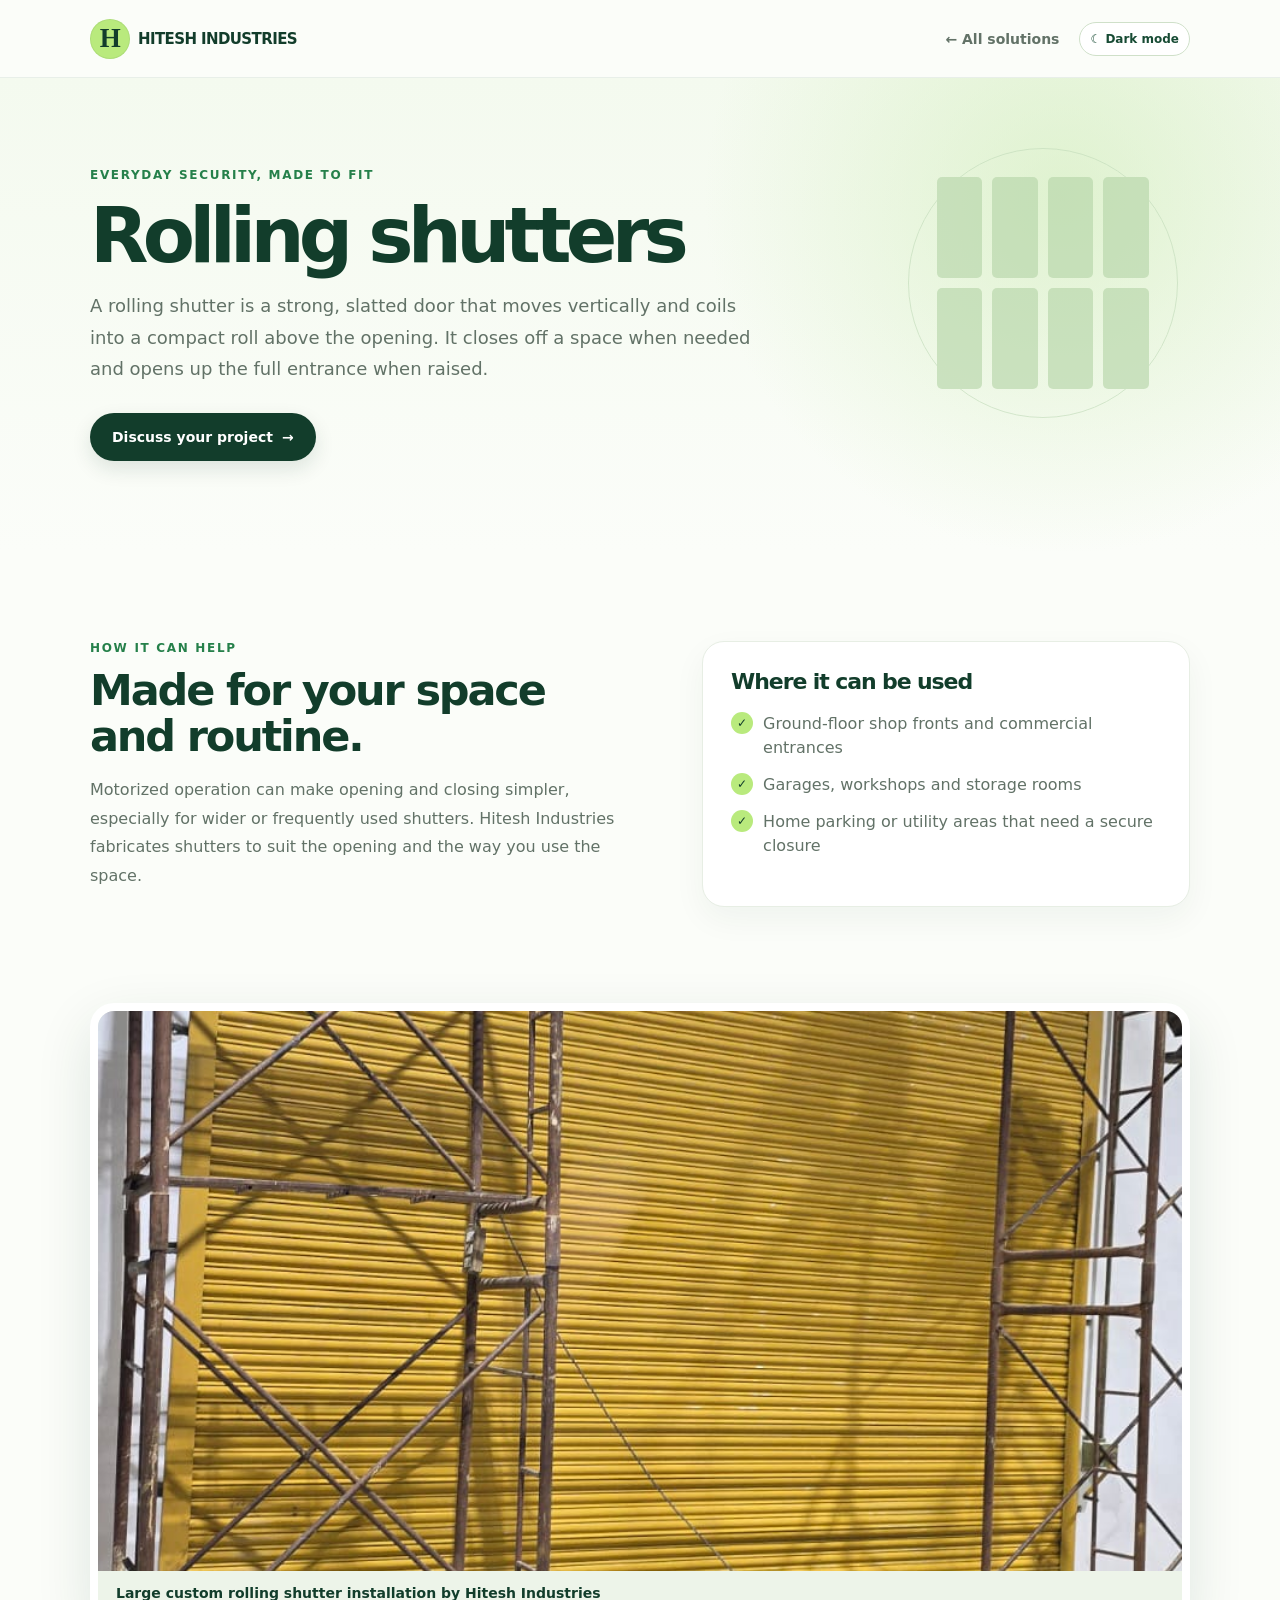
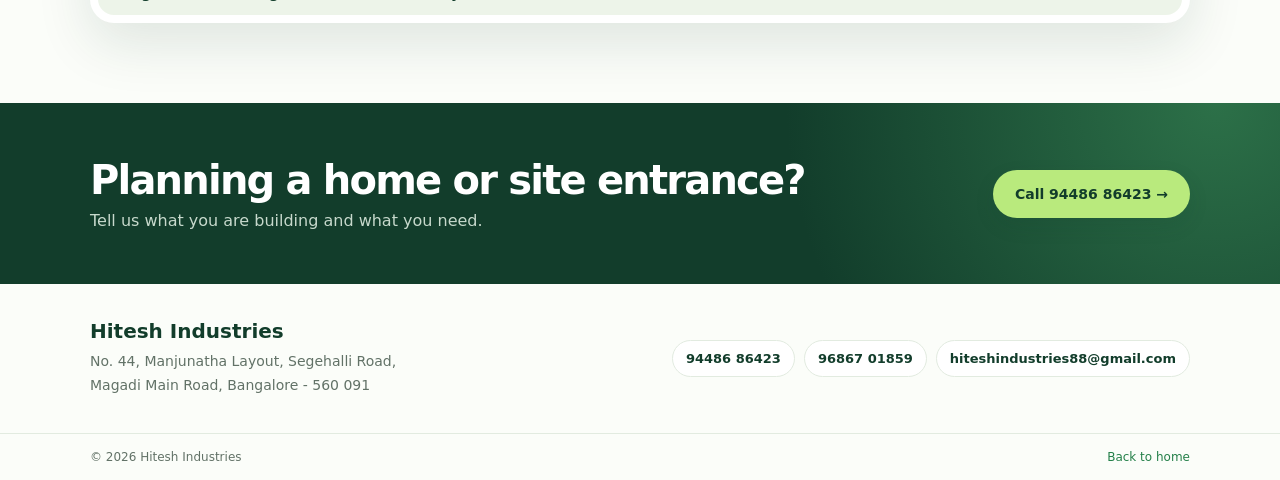
<file: solutions/rolling-shutters.html>
<!doctype html>
<html lang="en">
<head>
<meta charset="utf-8"><meta name="viewport" content="width=device-width, initial-scale=1"><meta name="theme-color" content="#f6fbf5">
<meta name="description" content="Rolling shutters by Hitesh Industries, Bengaluru. Custom fabrication for home and business entrances.">
<title>Rolling shutters | Hitesh Industries</title><link rel="stylesheet" href="detail.css">
</head>
<body>
<header class="topbar"><nav class="nav wrap" aria-label="Main navigation"><a class="brand" href="../index.html"><span class="brand-mark">H</span><span>HITESH INDUSTRIES</span></a><a class="back" href="../index.html#solutions">← All solutions</a><a class="button" href="tel:+919448686423">Call us ↗</a></nav></header>
<main>
<section class="hero"><div class="wrap hero-inner"><div class="eyebrow">Everyday security, made to fit</div><h1>Rolling shutters</h1><p class="intro">A rolling shutter is a strong, slatted door that moves vertically and coils into a compact roll above the opening. It closes off a space when needed and opens up the full entrance when raised.</p><a class="button" href="../index.html#contact">Discuss your project <span>→</span></a></div><div class="decor" aria-hidden="true"><span></span><span></span><span></span><span></span><span></span><span></span><span></span><span></span></div></section>
<section class="content wrap"><div class="copy"><div class="eyebrow">How it can help</div><h2>Made for your space and routine.</h2><p>Motorized operation can make opening and closing simpler, especially for wider or frequently used shutters. Hitesh Industries fabricates shutters to suit the opening and the way you use the space.</p></div><aside class="uses"><h2>Where it can be used</h2><ul><li>Ground-floor shop fronts and commercial entrances</li>
<li>Garages, workshops and storage rooms</li>
<li>Home parking or utility areas that need a secure closure</li></ul></aside></section>
<section class="project-photo-section"><div class="wrap"><figure class="project-photo"><img src="../images/projects/yellow-rolling-shutter-installation.jpeg" alt="Large yellow rolling shutter during installation"><figcaption>Large custom rolling shutter installation by Hitesh Industries</figcaption></figure></div></section>
<section class="cta"><div class="wrap cta-inner"><div><h2>Planning a home or site entrance?</h2><p>Tell us what you are building and what you need.</p></div><a class="button" href="tel:+919448686423">Call 94486 86423 →</a></div></section>
<section class="contact wrap"><div><h2>Hitesh Industries</h2><p>No. 44, Manjunatha Layout, Segehalli Road,<br>Magadi Main Road, Bangalore - 560 091</p></div><div class="links"><a href="tel:+919448686423">94486 86423</a><a href="tel:+919686701859">96867 01859</a><a href="mailto:hiteshindustries88@gmail.com">hiteshindustries88@gmail.com</a></div></section>
</main><footer><div class="wrap">© 2026 Hitesh Industries <a href="../index.html">Back to home</a></div></footer>
<script src="../theme.js"></script></body></html>
</file>
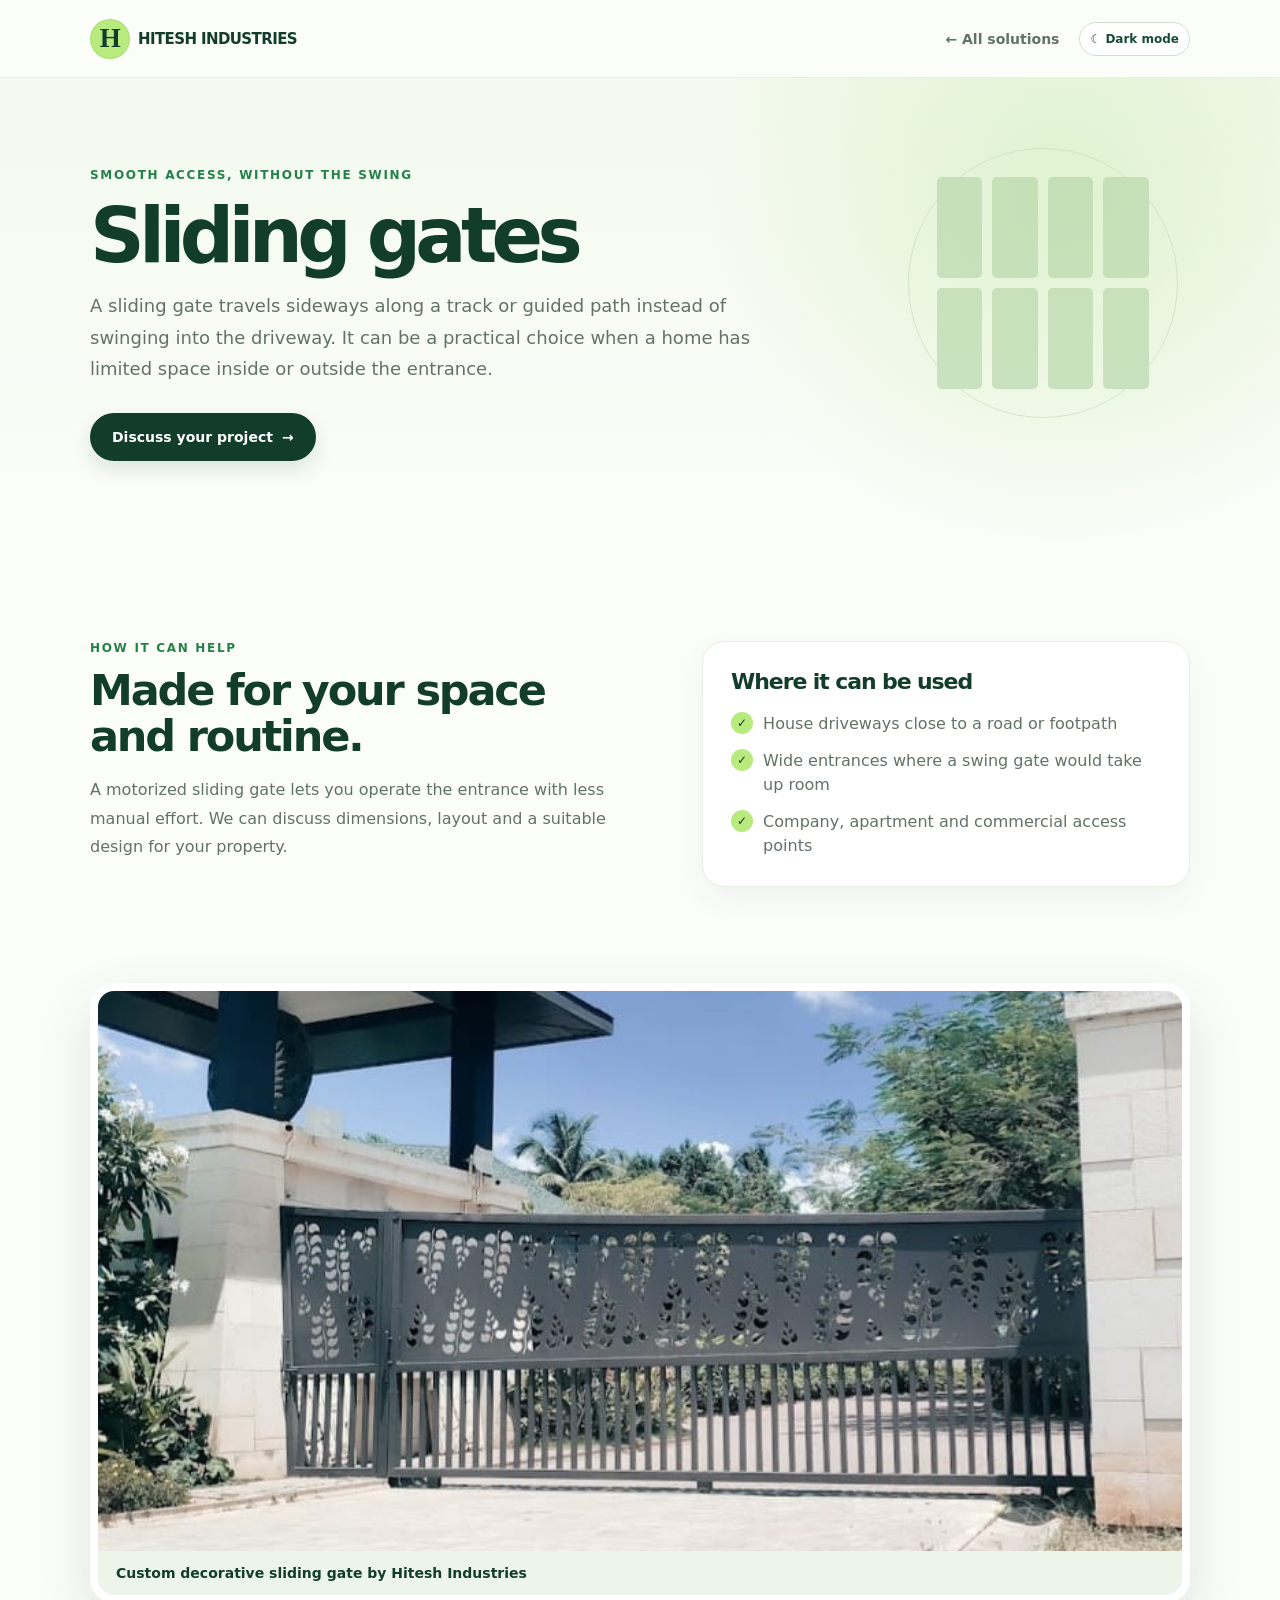
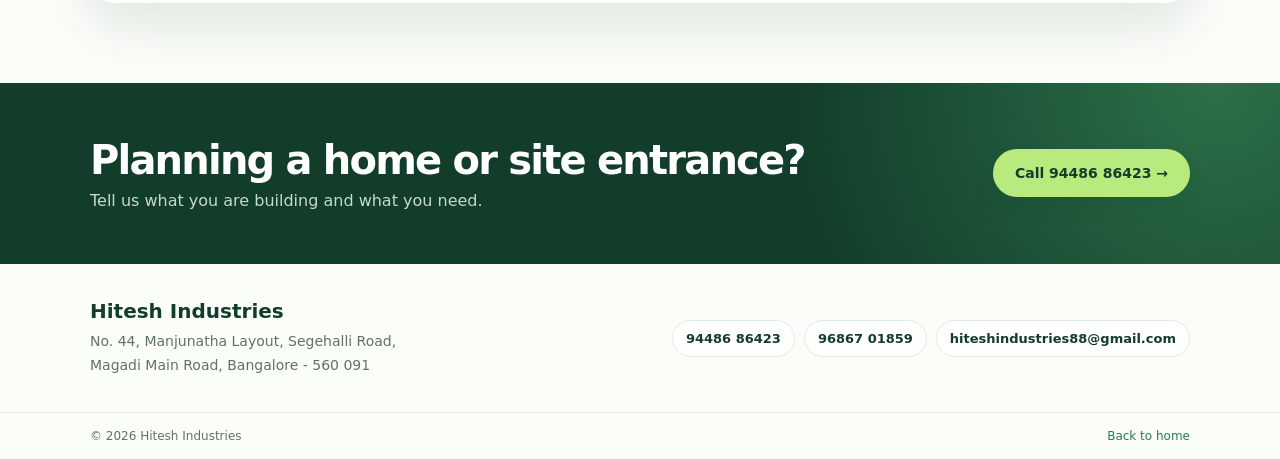
<file: solutions/sliding-gates.html>
<!doctype html>
<html lang="en">
<head>
<meta charset="utf-8"><meta name="viewport" content="width=device-width, initial-scale=1"><meta name="theme-color" content="#f6fbf5">
<meta name="description" content="Sliding gates by Hitesh Industries, Bengaluru. Custom fabrication for home and business entrances.">
<title>Sliding gates | Hitesh Industries</title><link rel="stylesheet" href="detail.css">
</head>
<body>
<header class="topbar"><nav class="nav wrap" aria-label="Main navigation"><a class="brand" href="../index.html"><span class="brand-mark">H</span><span>HITESH INDUSTRIES</span></a><a class="back" href="../index.html#solutions">← All solutions</a><a class="button" href="tel:+919448686423">Call us ↗</a></nav></header>
<main>
<section class="hero"><div class="wrap hero-inner"><div class="eyebrow">Smooth access, without the swing</div><h1>Sliding gates</h1><p class="intro">A sliding gate travels sideways along a track or guided path instead of swinging into the driveway. It can be a practical choice when a home has limited space inside or outside the entrance.</p><a class="button" href="../index.html#contact">Discuss your project <span>→</span></a></div><div class="decor" aria-hidden="true"><span></span><span></span><span></span><span></span><span></span><span></span><span></span><span></span></div></section>
<section class="content wrap"><div class="copy"><div class="eyebrow">How it can help</div><h2>Made for your space and routine.</h2><p>A motorized sliding gate lets you operate the entrance with less manual effort. We can discuss dimensions, layout and a suitable design for your property.</p></div><aside class="uses"><h2>Where it can be used</h2><ul><li>House driveways close to a road or footpath</li>
<li>Wide entrances where a swing gate would take up room</li>
<li>Company, apartment and commercial access points</li></ul></aside></section>
<section class="project-photo-section"><div class="wrap"><figure class="project-photo"><img src="../images/projects/decorative-sliding-gate.jpeg" alt="Custom decorative metal sliding gate"><figcaption>Custom decorative sliding gate by Hitesh Industries</figcaption></figure></div></section>
<section class="cta"><div class="wrap cta-inner"><div><h2>Planning a home or site entrance?</h2><p>Tell us what you are building and what you need.</p></div><a class="button" href="tel:+919448686423">Call 94486 86423 →</a></div></section>
<section class="contact wrap"><div><h2>Hitesh Industries</h2><p>No. 44, Manjunatha Layout, Segehalli Road,<br>Magadi Main Road, Bangalore - 560 091</p></div><div class="links"><a href="tel:+919448686423">94486 86423</a><a href="tel:+919686701859">96867 01859</a><a href="mailto:hiteshindustries88@gmail.com">hiteshindustries88@gmail.com</a></div></section>
</main><footer><div class="wrap">© 2026 Hitesh Industries <a href="../index.html">Back to home</a></div></footer>
<script src="../theme.js"></script></body></html>
</file>
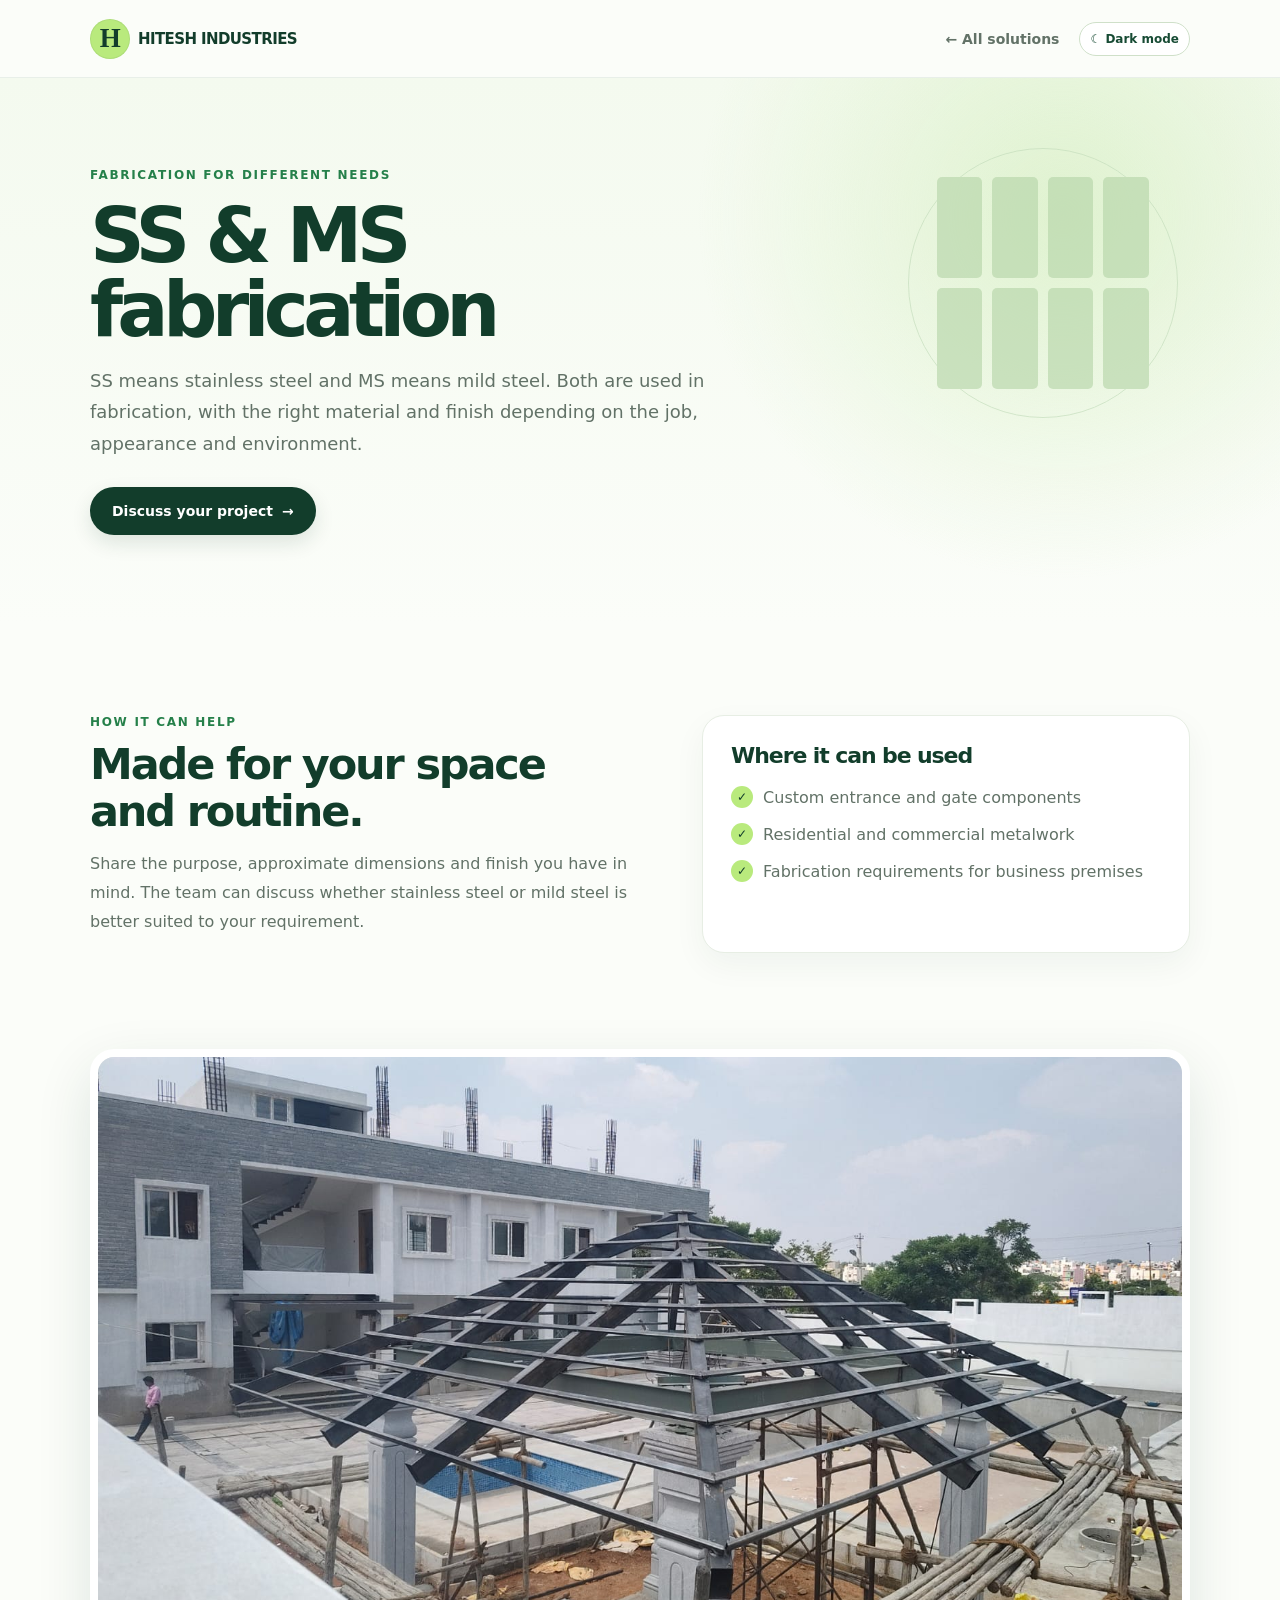
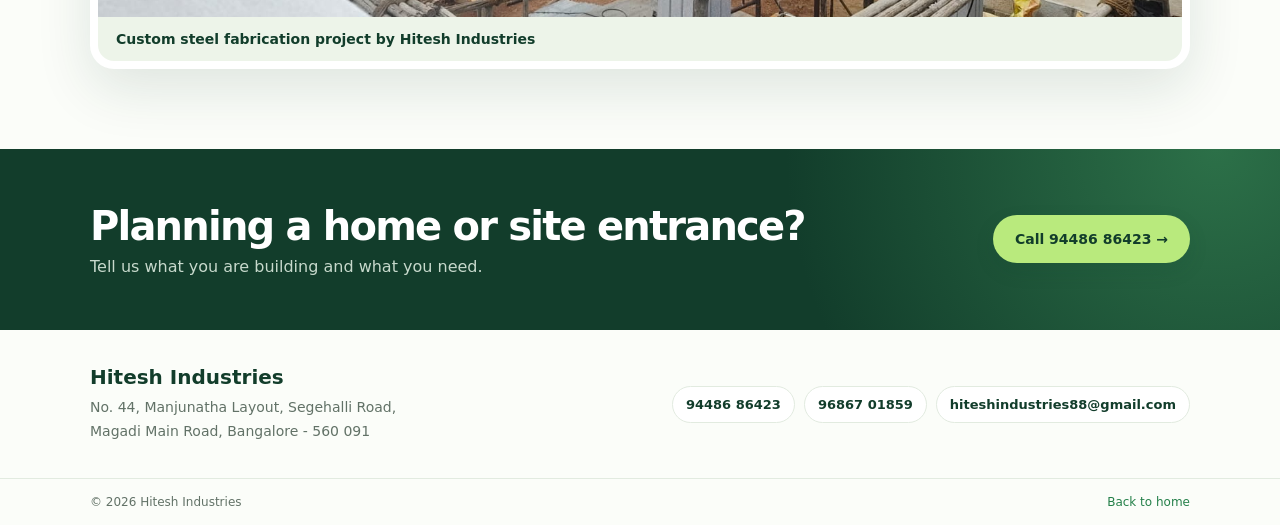
<file: solutions/ss-ms-fabrication.html>
<!doctype html>
<html lang="en">
<head>
<meta charset="utf-8"><meta name="viewport" content="width=device-width, initial-scale=1"><meta name="theme-color" content="#f6fbf5">
<meta name="description" content="SS & MS fabrication by Hitesh Industries, Bengaluru. Custom fabrication for home and business entrances.">
<title>SS & MS fabrication | Hitesh Industries</title><link rel="stylesheet" href="detail.css">
</head>
<body>
<header class="topbar"><nav class="nav wrap" aria-label="Main navigation"><a class="brand" href="../index.html"><span class="brand-mark">H</span><span>HITESH INDUSTRIES</span></a><a class="back" href="../index.html#solutions">← All solutions</a><a class="button" href="tel:+919448686423">Call us ↗</a></nav></header>
<main>
<section class="hero"><div class="wrap hero-inner"><div class="eyebrow">Fabrication for different needs</div><h1>SS & MS fabrication</h1><p class="intro">SS means stainless steel and MS means mild steel. Both are used in fabrication, with the right material and finish depending on the job, appearance and environment.</p><a class="button" href="../index.html#contact">Discuss your project <span>→</span></a></div><div class="decor" aria-hidden="true"><span></span><span></span><span></span><span></span><span></span><span></span><span></span><span></span></div></section>
<section class="content wrap"><div class="copy"><div class="eyebrow">How it can help</div><h2>Made for your space and routine.</h2><p>Share the purpose, approximate dimensions and finish you have in mind. The team can discuss whether stainless steel or mild steel is better suited to your requirement.</p></div><aside class="uses"><h2>Where it can be used</h2><ul><li>Custom entrance and gate components</li>
<li>Residential and commercial metalwork</li>
<li>Fabrication requirements for business premises</li></ul></aside></section>
<section class="project-photo-section"><div class="wrap"><figure class="project-photo"><img src="../images/projects/steel-fabrication-canopy.jpeg" alt="Custom steel frame canopy fabrication project"><figcaption>Custom steel fabrication project by Hitesh Industries</figcaption></figure></div></section>
<section class="cta"><div class="wrap cta-inner"><div><h2>Planning a home or site entrance?</h2><p>Tell us what you are building and what you need.</p></div><a class="button" href="tel:+919448686423">Call 94486 86423 →</a></div></section>
<section class="contact wrap"><div><h2>Hitesh Industries</h2><p>No. 44, Manjunatha Layout, Segehalli Road,<br>Magadi Main Road, Bangalore - 560 091</p></div><div class="links"><a href="tel:+919448686423">94486 86423</a><a href="tel:+919686701859">96867 01859</a><a href="mailto:hiteshindustries88@gmail.com">hiteshindustries88@gmail.com</a></div></section>
</main><footer><div class="wrap">© 2026 Hitesh Industries <a href="../index.html">Back to home</a></div></footer>
<script src="../theme.js"></script></body></html>
</file>
<file: solutions/detail.css>
:root{--forest:#174b34;--green:#2f8a50;--lime:#b7e878;--paper:#f8fbf6;--muted:#647267;--line:#dce8da}*{box-sizing:border-box}body{margin:0;background:var(--paper);color:#1d2a22;font-family:Inter,ui-sans-serif,system-ui,-apple-system,"Segoe UI",sans-serif}a{color:inherit;text-decoration:none}.wrap{width:min(1100px,calc(100% - 48px));margin-inline:auto}.topbar{height:78px;display:flex;align-items:center;border-bottom:1px solid rgb(23 75 52 / 8%)}.nav{display:flex;align-items:center;justify-content:space-between;gap:20px}.brand{display:inline-flex;align-items:center;gap:11px;font-weight:800;letter-spacing:-.04em;color:var(--forest);font-size:18px}.brand-mark{display:grid;place-items:center;width:40px;height:40px;border-radius:50%;background:var(--lime);font:700 27px Georgia,serif}.back{margin-left:auto;color:var(--muted);font-size:14px;font-weight:650}.button{display:inline-flex;align-items:center;justify-content:center;gap:9px;min-height:48px;padding:0 22px;border-radius:999px;background:var(--forest);color:#fff;font-weight:700;font-size:14px}.hero{position:relative;overflow:hidden;min-height:420px;padding:90px 0;background:radial-gradient(ellipse at 83% 40%,#dcedd0 0,transparent 37%),#f2f8ef}.hero-inner{position:relative;z-index:1}.eyebrow{color:var(--green);font-size:12px;font-weight:800;letter-spacing:.14em;text-transform:uppercase}.hero h1{max-width:700px;margin:17px 0;color:var(--forest);font-size:clamp(43px,7vw,76px);line-height:.98;letter-spacing:-.065em}.intro{max-width:680px;margin:0 0 28px;color:var(--muted);font-size:18px;line-height:1.75}.decor{position:absolute;right:8%;top:70px;width:270px;height:270px;border:1px solid #c3dcbb;border-radius:50%;display:grid;grid-template-columns:repeat(4,1fr);gap:10px;padding:28px;opacity:.65}.decor span{background:#b7d6aa;border-radius:5px}.content{display:grid;grid-template-columns:1fr .9fr;gap:70px;padding-top:80px;padding-bottom:86px}.copy h2,.uses h2{margin:12px 0;color:var(--forest);font-size:clamp(29px,4vw,43px);line-height:1.08;letter-spacing:-.05em}.copy p{color:var(--muted);font-size:16px;line-height:1.8}.uses{padding:28px;border:1px solid var(--line);border-radius:22px;background:white}.uses h2{font-size:22px;margin:0 0 18px}.uses ul{display:grid;gap:13px;padding:0;margin:0;list-style:none;color:var(--muted);line-height:1.5}.uses li{display:flex;gap:10px}.uses li:before{content:"✓";display:grid;place-items:center;flex:0 0 22px;height:22px;border-radius:50%;background:var(--lime);color:var(--forest);font-size:12px;font-weight:800}.cta{padding:54px 0;background:var(--forest);color:white}.cta-inner{display:flex;align-items:center;justify-content:space-between;gap:25px}.cta h2{margin:0 0 8px;font-size:clamp(27px,4vw,40px);letter-spacing:-.045em}.cta p{margin:0;color:#c7d9cc}.cta .button{background:var(--lime);color:var(--forest);flex-shrink:0}.contact{display:flex;align-items:center;justify-content:space-between;gap:25px;padding-top:35px;padding-bottom:35px}.contact h2{margin:0 0 7px;color:var(--forest);font-size:20px}.contact p{margin:0;color:var(--muted);font-size:14px;line-height:1.7}.links{display:flex;flex-wrap:wrap;gap:9px}.links a{padding:10px 13px;border:1px solid var(--line);border-radius:999px;background:white;color:var(--forest);font-size:13px;font-weight:700}footer{padding:16px 0;border-top:1px solid var(--line);color:var(--muted);font-size:12px}footer .wrap{display:flex;justify-content:space-between}footer a{color:var(--green)}.project-photo-section{padding:0 0 80px}.project-photo{margin:0;overflow:hidden;border:8px solid #fff;border-radius:24px;background:#edf4e9;box-shadow:0 20px 55px rgb(18 61 43 / 12%)}.project-photo img{display:block;width:100%;max-height:560px;object-fit:cover}.project-photo.portrait img{width:auto;max-width:100%;height:auto;max-height:680px;margin-inline:auto;object-fit:contain}.project-photo figcaption{padding:14px 18px;color:var(--forest);font-size:14px;font-weight:700}@media(max-width:700px){.project-photo-section{padding-bottom:58px}.project-photo{border-width:5px;border-radius:18px}}
/* Modern page finish */
:root{--forest:#123d2b;--green:#25804a;--lime:#b9ea7d;--paper:#fbfdf9;--muted:#627267;--line:#e2ebe0}
.topbar{position:sticky;top:0;z-index:10;background:rgb(251 253 249 / 88%);backdrop-filter:blur(18px)}
.brand-mark{box-shadow:inset 0 0 0 1px rgb(18 61 43 / 7%)}
.button{box-shadow:0 8px 20px rgb(18 61 43 / 12%);transition:transform .2s ease,background .2s ease}.button:hover{transform:translateY(-2px);background:var(--green)}
.hero{background:radial-gradient(circle at 83% 25%,rgb(205 235 180 / 55%),transparent 32%),linear-gradient(180deg,#f4faef,#fbfdf9)}
.hero h1{letter-spacing:-.075em}.content{padding-top:90px;padding-bottom:96px}.uses{border-color:#e7eee4;box-shadow:0 12px 32px rgb(21 59 37 / 5%)}
.cta{background:radial-gradient(circle at 95% 0%,#2c7048 0,transparent 35%),var(--forest)}
@media(max-width:700px){.content{padding-top:60px;padding-bottom:65px}}
@media(max-width:700px){.hero{padding:70px 0;min-height:0}.decor{right:-110px;opacity:.3}.content{grid-template-columns:1fr;gap:28px;padding-top:58px;padding-bottom:60px}.cta-inner,.contact{align-items:flex-start;flex-direction:column}.wrap{width:calc(100% - 34px)}.brand{font-size:15px}.brand-mark{width:36px;height:36px}.back{font-size:12px}.nav .button{min-height:41px;padding:0 15px;font-size:12px}.intro{font-size:16px}}
</file>
